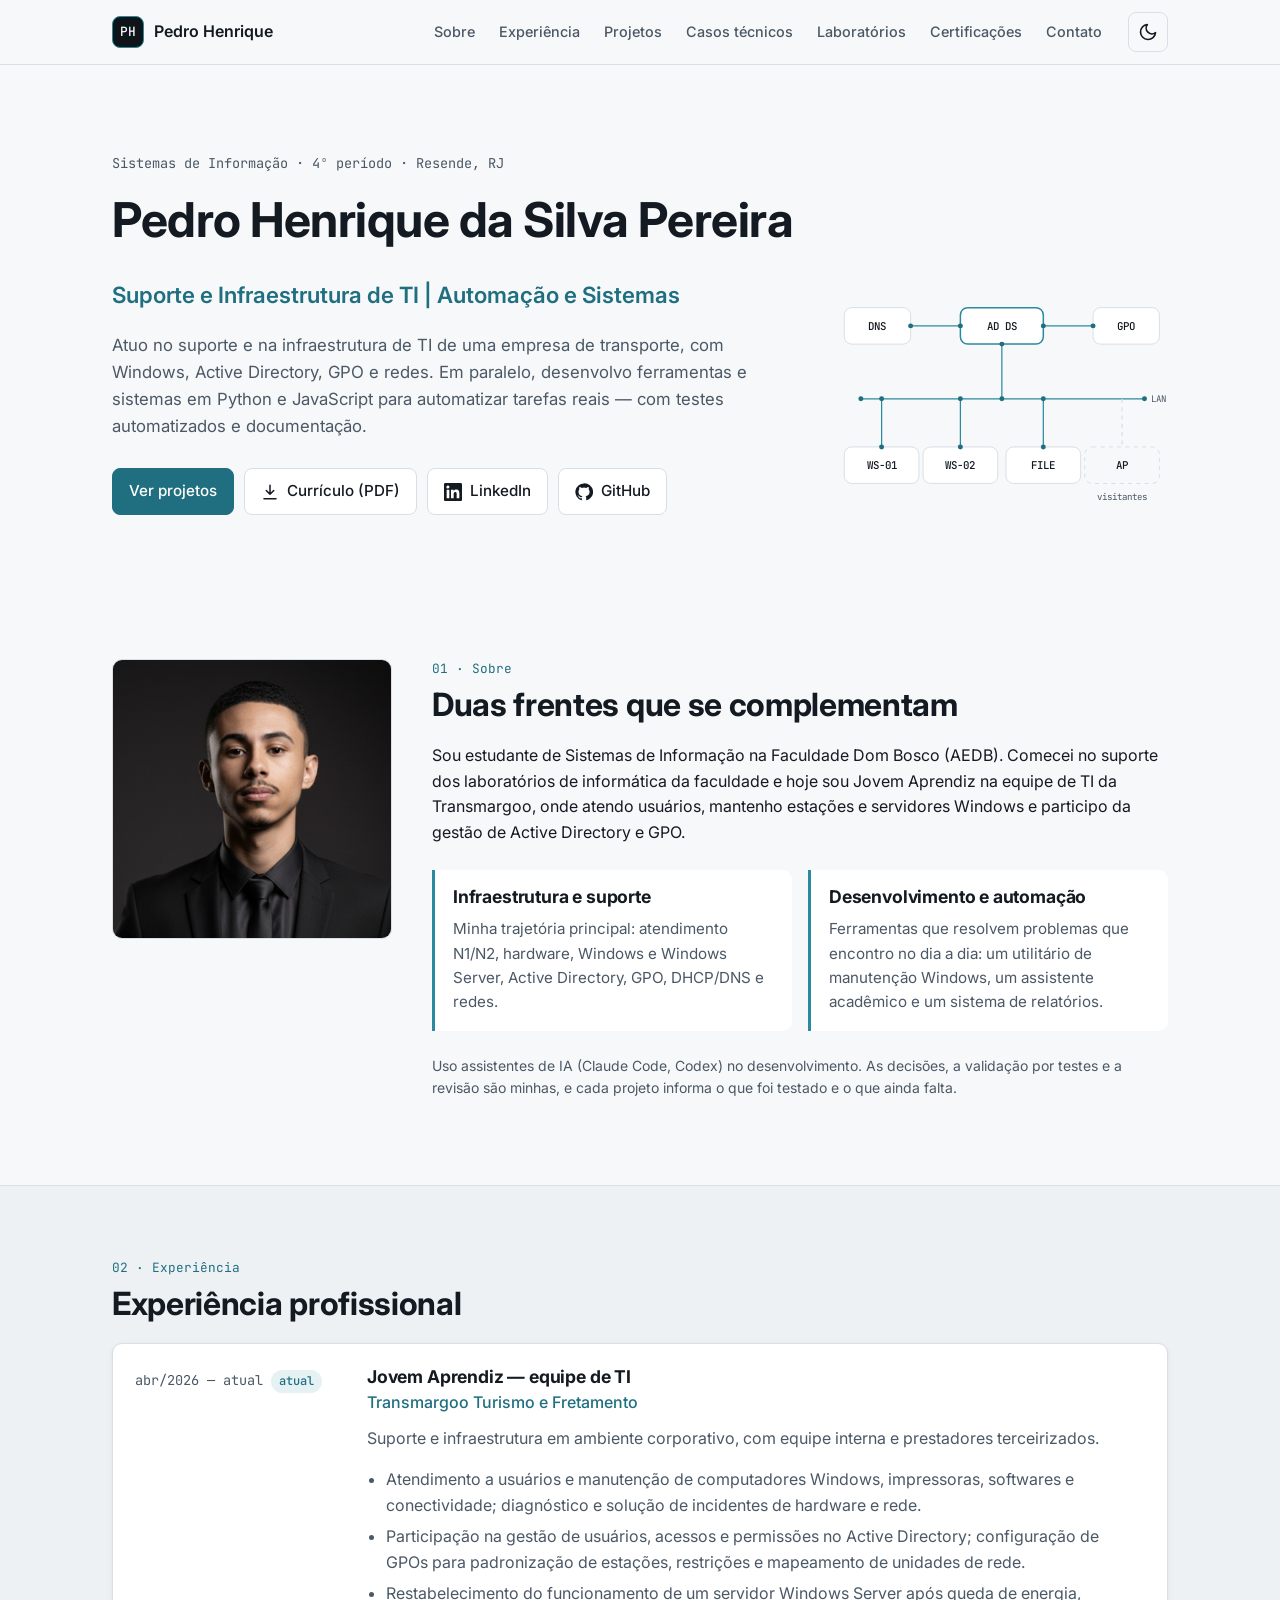
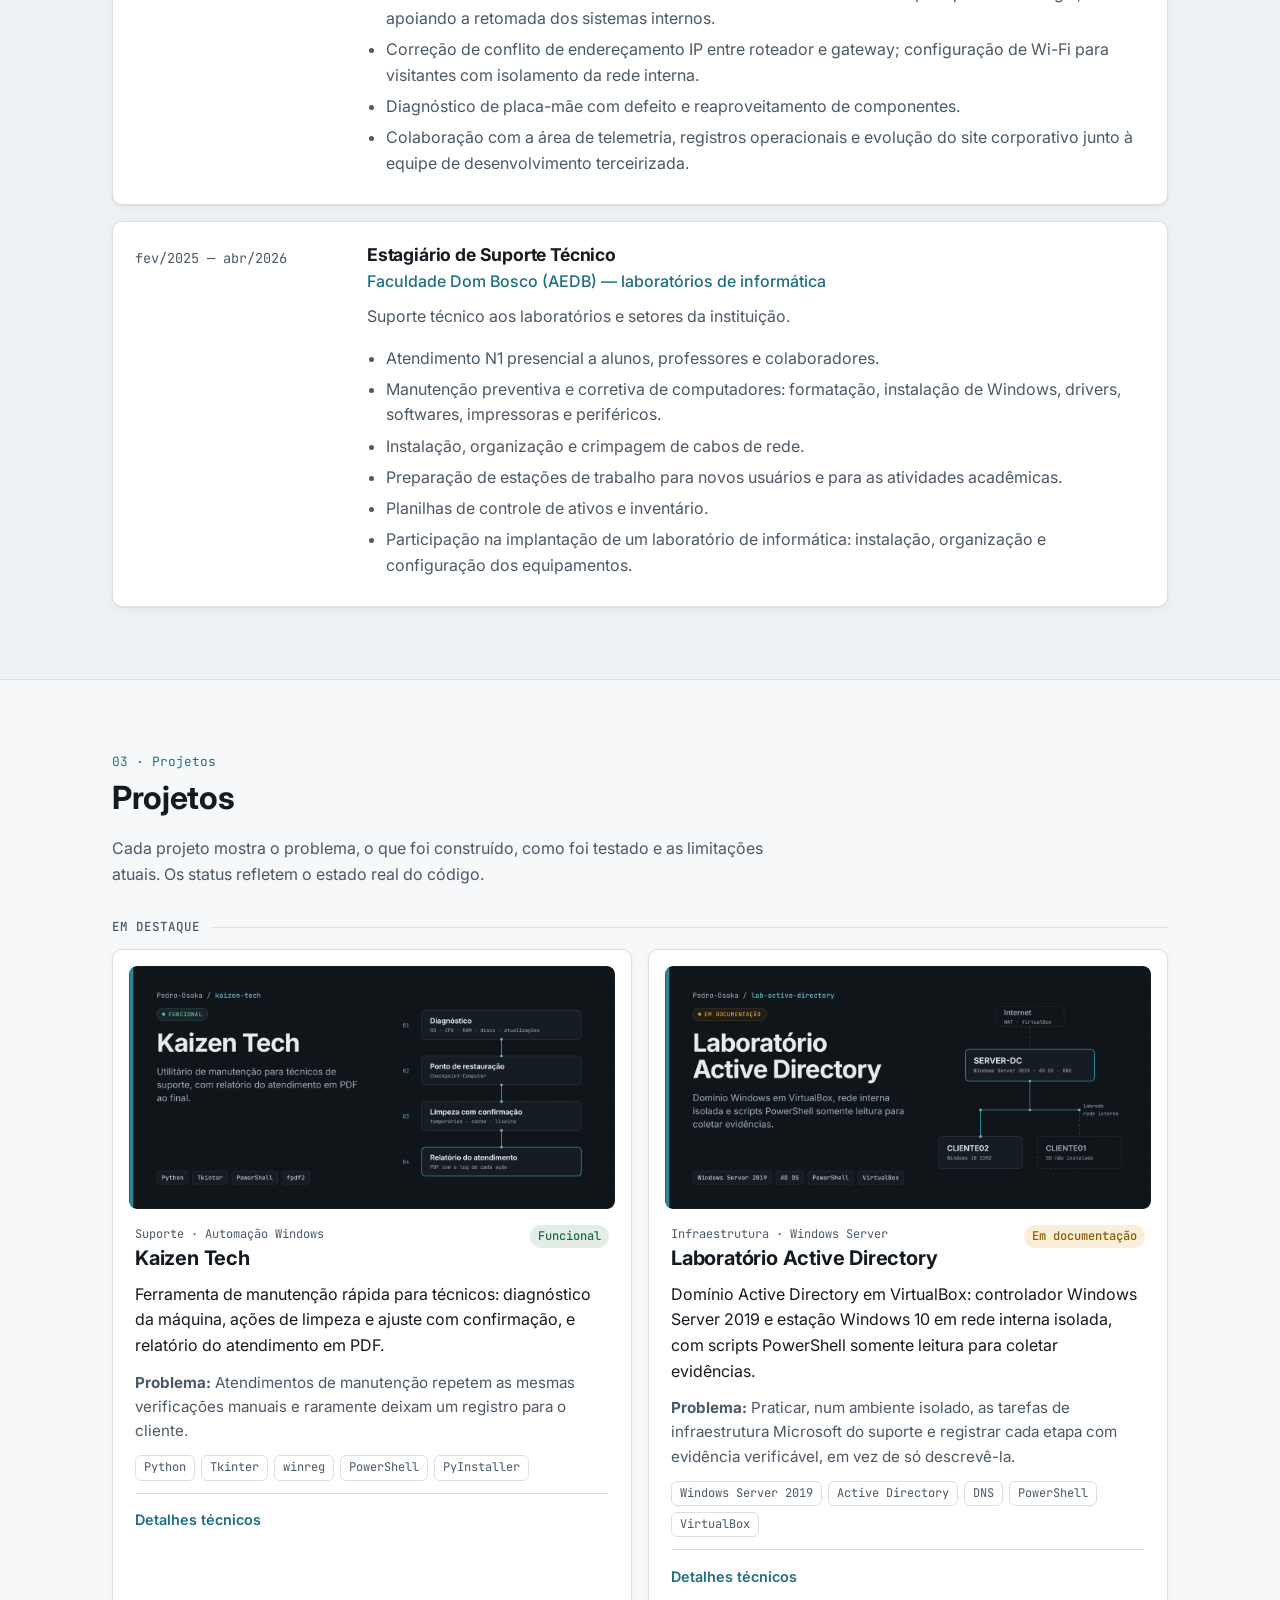
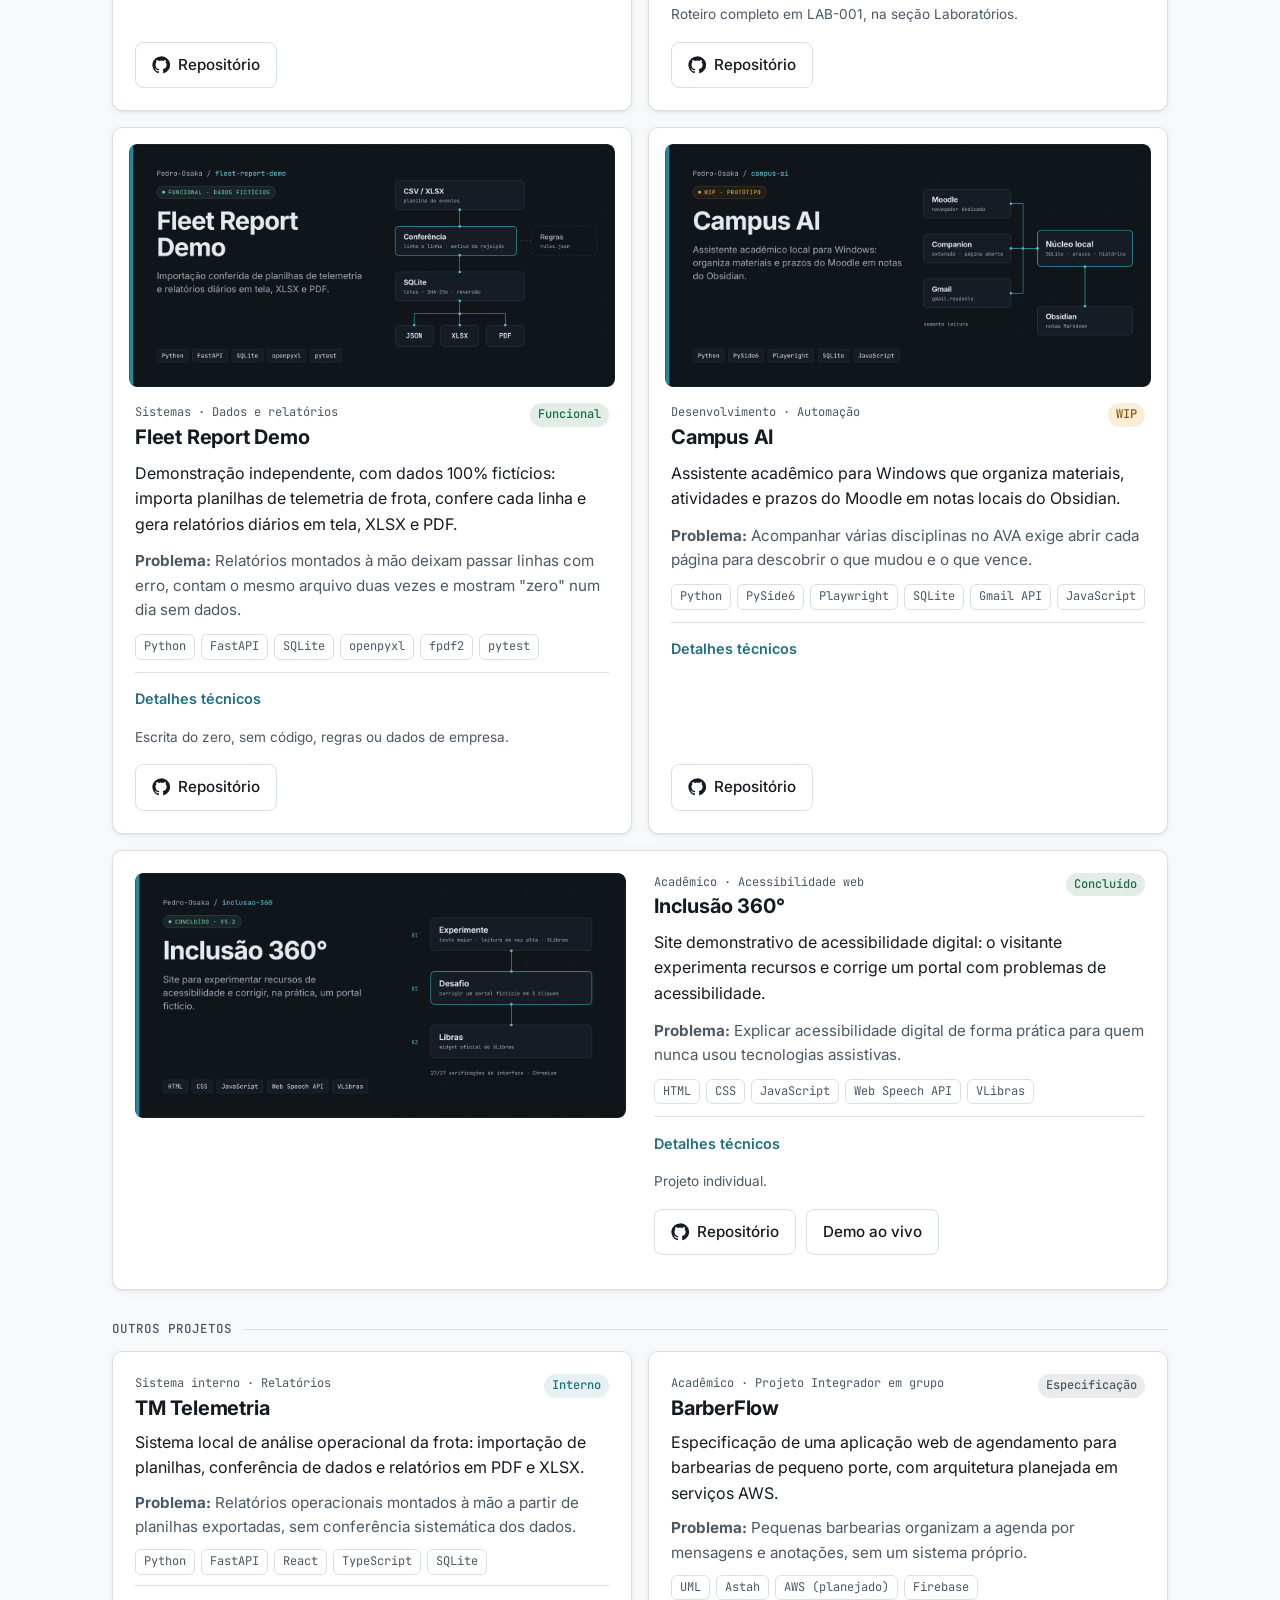
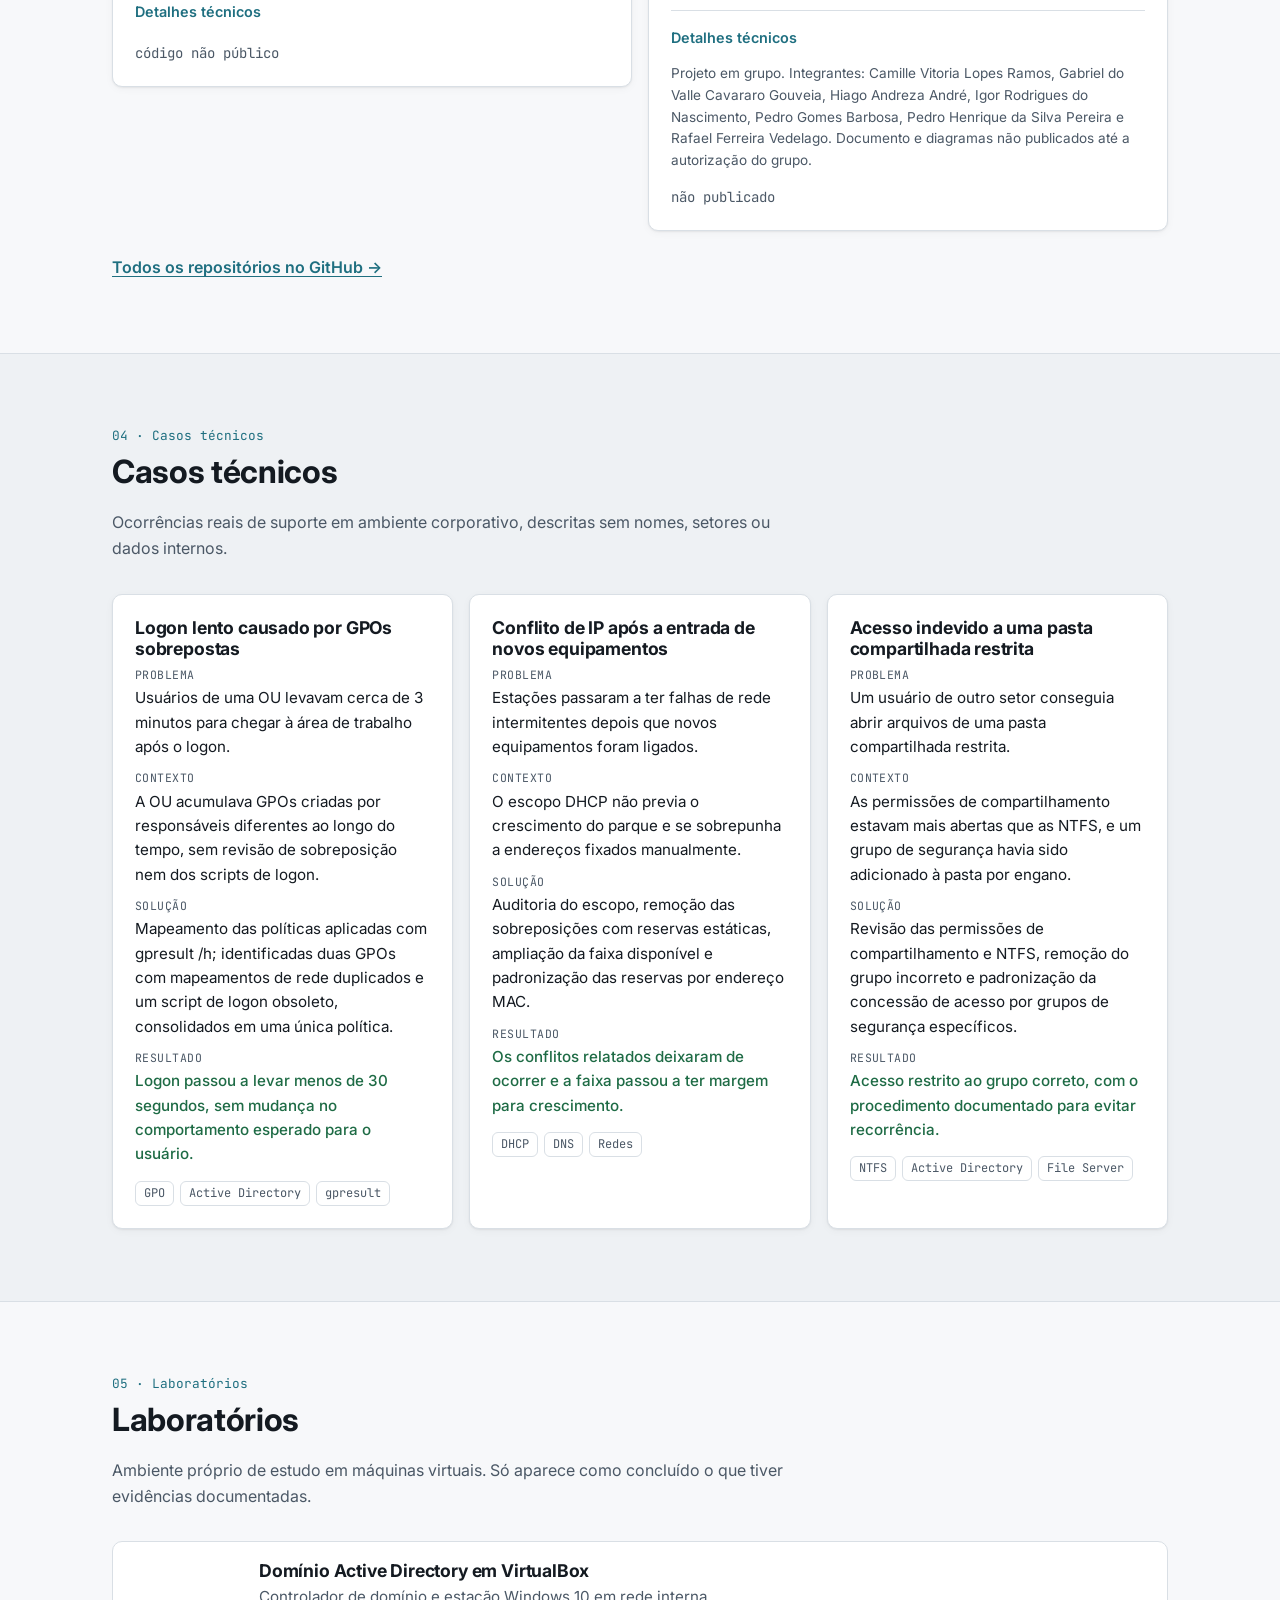
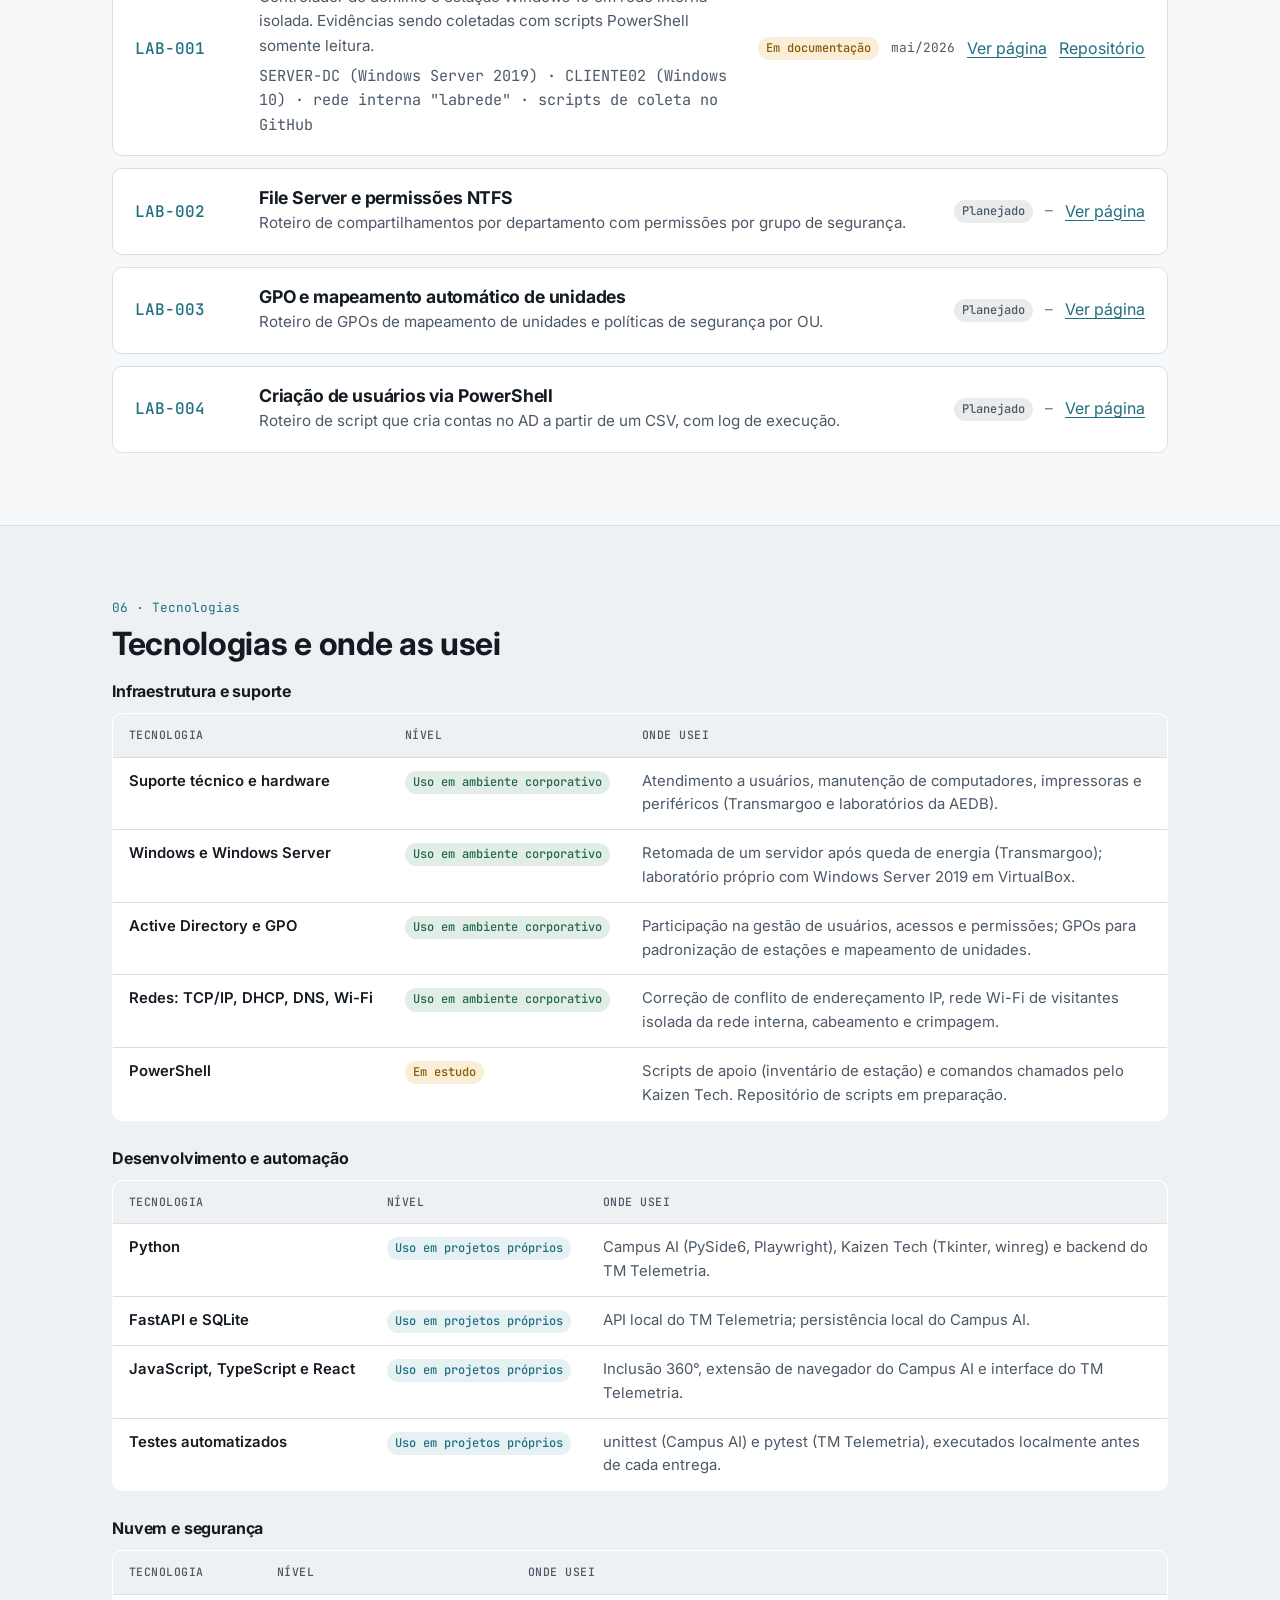
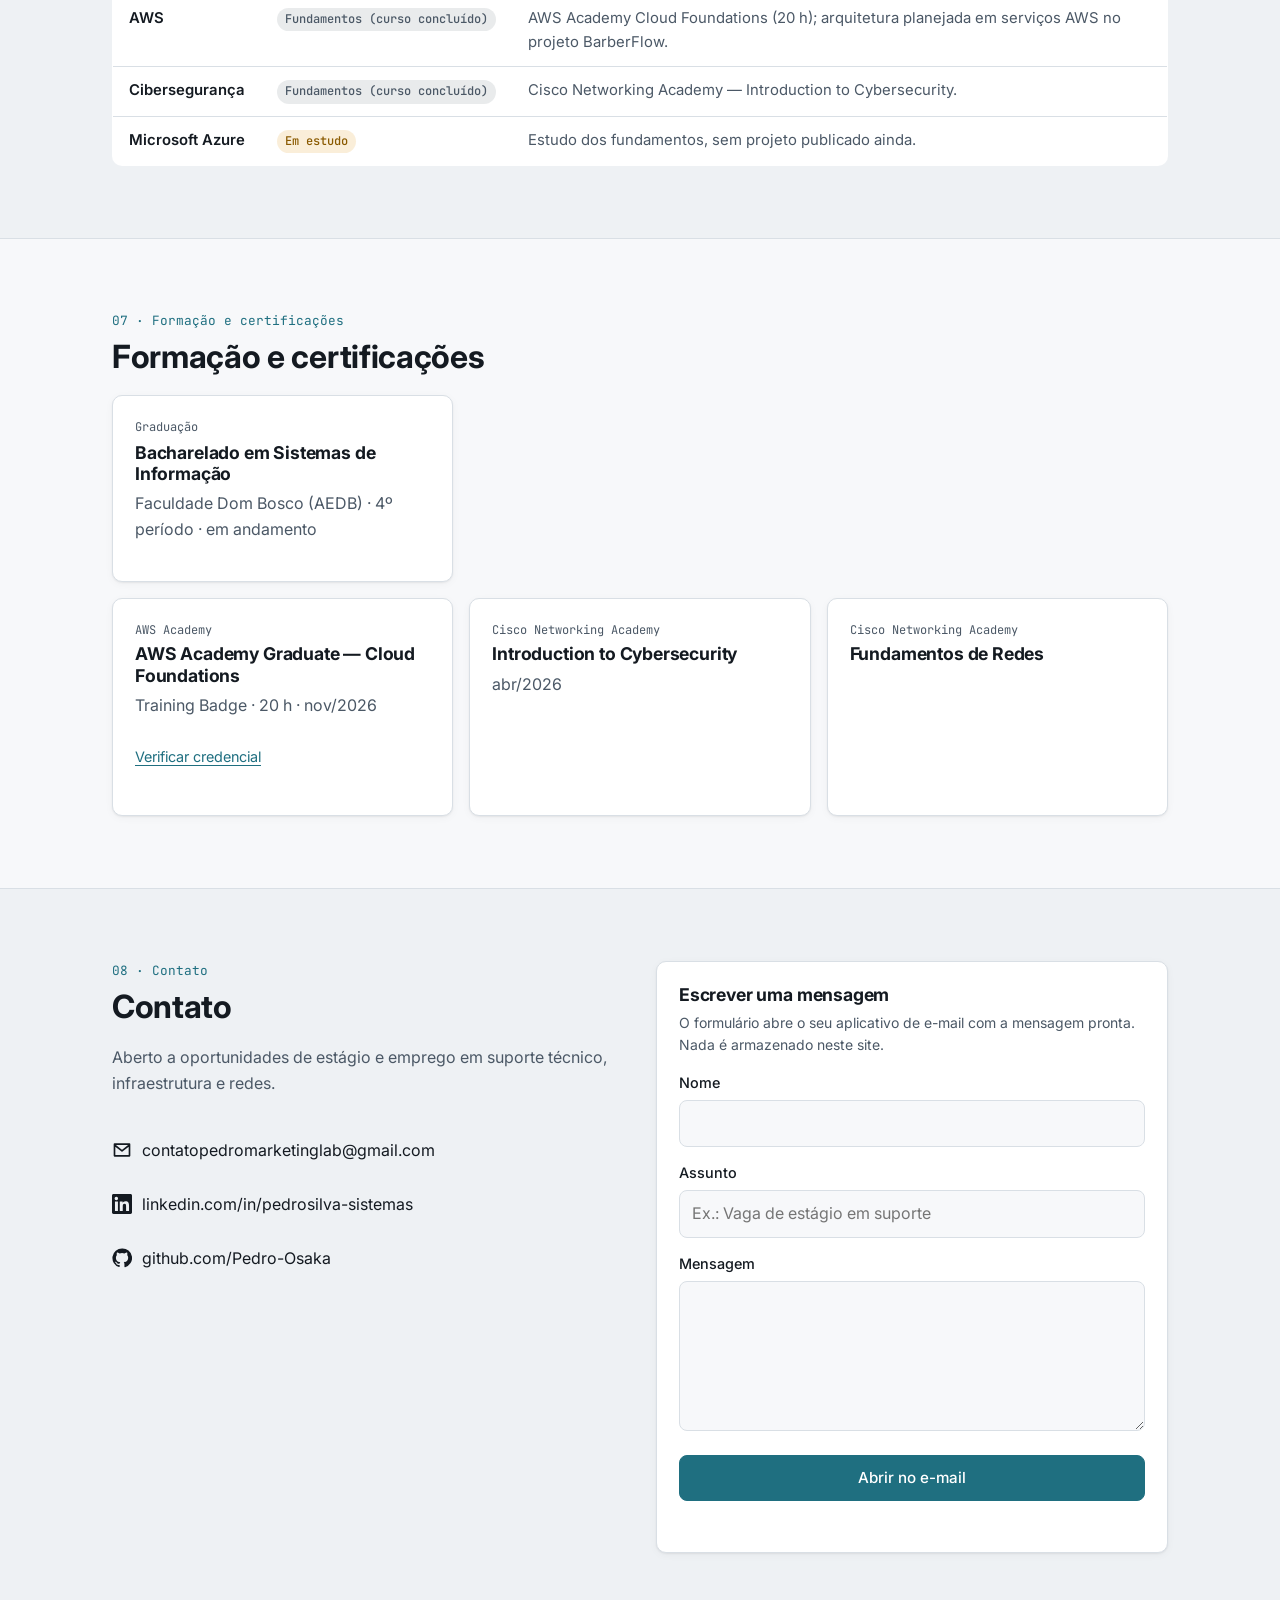
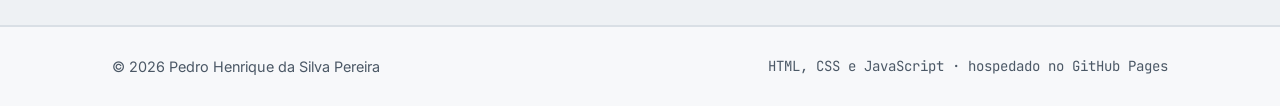
<file: index.html>
<!DOCTYPE html>
<html lang="pt-BR">
<head>
  <meta charset="UTF-8">
  <meta name="viewport" content="width=device-width, initial-scale=1.0">
  <title>Pedro Henrique da Silva Pereira | Suporte e Infraestrutura de TI</title>
  <meta name="description" content="Portfólio de Pedro Henrique da Silva Pereira: suporte e infraestrutura de TI (Windows, Active Directory, GPO, redes) e projetos de automação e sistemas em Python e JavaScript.">
  <meta name="author" content="Pedro Henrique da Silva Pereira">
  <link rel="canonical" href="https://pedro-osaka.github.io/portfolio/">

  <meta property="og:type" content="profile">
  <meta property="og:site_name" content="Pedro Henrique da Silva Pereira">
  <meta property="og:title" content="Pedro Henrique da Silva Pereira | Suporte e Infraestrutura de TI">
  <meta property="og:description" content="Suporte e Infraestrutura de TI | Automação e Sistemas. Experiência, projetos, casos técnicos e certificações.">
  <meta property="og:url" content="https://pedro-osaka.github.io/portfolio/">
  <meta property="og:image" content="https://pedro-osaka.github.io/portfolio/assets/images/og-cover.png">
  <meta property="og:image:width" content="1200">
  <meta property="og:image:height" content="630">
  <meta property="og:image:alt" content="Pedro Henrique da Silva Pereira — Suporte e Infraestrutura de TI | Automação e Sistemas">
  <meta property="og:locale" content="pt_BR">
  <meta name="twitter:card" content="summary_large_image">
  <meta name="twitter:title" content="Pedro Henrique da Silva Pereira | Suporte e Infraestrutura de TI">
  <meta name="twitter:description" content="Suporte e Infraestrutura de TI | Automação e Sistemas.">
  <meta name="twitter:image" content="https://pedro-osaka.github.io/portfolio/assets/images/og-cover.png">

  <link rel="icon" type="image/svg+xml" href="assets/images/favicon.svg">
  <meta name="theme-color" content="#0F1419">

  <script type="application/ld+json">
  {
    "@context": "https://schema.org",
    "@type": "Person",
    "name": "Pedro Henrique da Silva Pereira",
    "jobTitle": "Jovem Aprendiz de TI",
    "description": "Estudante de Sistemas de Informação com experiência em suporte técnico, Windows Server, Active Directory, GPO e redes, e projetos de automação em Python e JavaScript.",
    "url": "https://pedro-osaka.github.io/portfolio/",
    "email": "mailto:contatopedromarketinglab@gmail.com",
    "alumniOf": { "@type": "CollegeOrUniversity", "name": "Faculdade Dom Bosco (AEDB)" },
    "knowsAbout": ["Suporte técnico", "Windows Server", "Active Directory", "Group Policy", "Redes TCP/IP", "Python", "JavaScript", "AWS"],
    "sameAs": [
      "https://www.linkedin.com/in/pedrosilva-sistemas/",
      "https://github.com/Pedro-Osaka"
    ]
  }
  </script>

  <!-- Aplica o tema antes da pintura para evitar flash -->
  <script>
    (function () {
      try { var t = localStorage.getItem("portfolio-theme"); if (t === "light" || t === "dark") document.documentElement.setAttribute("data-theme", t); } catch (e) {}
    })();
  </script>

  <link rel="preconnect" href="https://fonts.googleapis.com">
  <link rel="preconnect" href="https://fonts.gstatic.com" crossorigin>
  <link href="https://fonts.googleapis.com/css2?family=Inter:wght@400;500;600;700&family=JetBrains+Mono:wght@400;500&display=swap" rel="stylesheet">
  <link rel="stylesheet" href="css/style.css">
</head>
<body>
  <a href="#main-content" class="skip-link">Pular para o conteúdo</a>

  <svg width="0" height="0" style="position:absolute" aria-hidden="true">
    <symbol id="i-github" viewBox="0 0 24 24"><path fill="currentColor" d="M12 .5a11.5 11.5 0 0 0-3.64 22.41c.58.1.79-.25.79-.56v-2c-3.2.7-3.88-1.37-3.88-1.37-.53-1.33-1.29-1.69-1.29-1.69-1.05-.72.08-.7.08-.7 1.16.08 1.77 1.19 1.77 1.19 1.03 1.77 2.71 1.26 3.37.96.1-.75.4-1.26.73-1.55-2.55-.29-5.24-1.28-5.24-5.69 0-1.26.45-2.29 1.19-3.1-.12-.29-.52-1.46.11-3.05 0 0 .97-.31 3.17 1.18a11 11 0 0 1 5.77 0c2.2-1.49 3.17-1.18 3.17-1.18.63 1.59.23 2.76.11 3.05.74.81 1.19 1.84 1.19 3.1 0 4.42-2.7 5.39-5.26 5.68.41.36.78 1.06.78 2.14v3.17c0 .31.21.67.8.56A11.5 11.5 0 0 0 12 .5Z"/></symbol>
    <symbol id="i-linkedin" viewBox="0 0 24 24"><path fill="currentColor" d="M20.45 20.45h-3.56v-5.57c0-1.33-.02-3.04-1.85-3.04-1.86 0-2.14 1.45-2.14 2.94v5.67H9.35V9h3.41v1.56h.05c.48-.9 1.64-1.85 3.37-1.85 3.6 0 4.27 2.37 4.27 5.46v6.28ZM5.34 7.43a2.07 2.07 0 1 1 0-4.13 2.07 2.07 0 0 1 0 4.13ZM7.12 20.45H3.56V9h3.56v11.45ZM22.22 0H1.77C.79 0 0 .77 0 1.73v20.54C0 23.23.79 24 1.77 24h20.45c.98 0 1.78-.77 1.78-1.73V1.73C24 .77 23.2 0 22.22 0Z"/></symbol>
    <symbol id="i-mail" viewBox="0 0 24 24"><path fill="none" stroke="currentColor" stroke-width="2" stroke-linecap="round" stroke-linejoin="round" d="M3 5h18v14H3zM3 6l9 7 9-7"/></symbol>
    <symbol id="i-download" viewBox="0 0 24 24"><path fill="none" stroke="currentColor" stroke-width="2" stroke-linecap="round" stroke-linejoin="round" d="M12 3v12m0 0 5-5m-5 5-5-5M4 21h16"/></symbol>
    <symbol id="i-theme" viewBox="0 0 24 24"><path fill="none" stroke="currentColor" stroke-width="2" stroke-linecap="round" stroke-linejoin="round" d="M21 12.8A9 9 0 1 1 11.2 3a7 7 0 0 0 9.8 9.8Z"/></symbol>
    <symbol id="i-menu" viewBox="0 0 24 24"><path fill="none" stroke="currentColor" stroke-width="2" stroke-linecap="round" d="M4 7h16M4 12h16M4 17h16"/></symbol>
  </svg>

  <header class="site-header">
    <div class="container header-inner">
      <a href="#inicio" class="brand"><span class="brand-mark" aria-hidden="true">PH</span><span>Pedro Henrique</span></a>
      <nav class="site-nav" id="site-nav" aria-label="Navegação principal">
        <ul>
          <li><a href="#sobre">Sobre</a></li>
          <li><a href="#experiencia">Experiência</a></li>
          <li><a href="#projetos">Projetos</a></li>
          <li><a href="#casos">Casos técnicos</a></li>
          <li><a href="#laboratorios">Laboratórios</a></li>
          <li><a href="#certificacoes">Certificações</a></li>
          <li><a href="#contato">Contato</a></li>
        </ul>
      </nav>
      <div class="header-actions">
        <button class="icon-btn" type="button" data-theme-toggle aria-label="Alternar tema claro ou escuro"><svg width="20" height="20"><use href="#i-theme"/></svg></button>
        <button class="icon-btn nav-toggle" type="button" aria-controls="site-nav" aria-expanded="false" aria-label="Abrir menu"><svg width="20" height="20"><use href="#i-menu"/></svg></button>
      </div>
    </div>
  </header>

  <main id="main-content">

    <section id="inicio" class="hero">
      <div class="container hero-inner">
        <p class="mono kicker">Sistemas de Informação · 4º período · Resende, RJ</p>
        <h1>Pedro Henrique da Silva Pereira</h1>
        <p class="hero-headline">Suporte e Infraestrutura de TI <span aria-hidden="true">|</span> Automação e Sistemas</p>
        <p class="hero-lead">
          Atuo no suporte e na infraestrutura de TI de uma empresa de transporte, com Windows, Active Directory,
          GPO e redes. Em paralelo, desenvolvo ferramentas e sistemas em Python e JavaScript para automatizar
          tarefas reais — com testes automatizados e documentação.
        </p>
        <div class="actions">
          <a class="btn btn-primary" href="#projetos">Ver projetos</a>
          <a class="btn" href="assets/curriculo-pedro-henrique.pdf" download><svg width="18" height="18" aria-hidden="true"><use href="#i-download"/></svg>Currículo (PDF)</a>
          <a class="btn" href="https://www.linkedin.com/in/pedrosilva-sistemas/" target="_blank" rel="noopener"><svg width="18" height="18" aria-hidden="true"><use href="#i-linkedin"/></svg>LinkedIn</a>
          <a class="btn" href="https://github.com/Pedro-Osaka" target="_blank" rel="noopener"><svg width="18" height="18" aria-hidden="true"><use href="#i-github"/></svg>GitHub</a>
        </div>
        <svg class="hero-topology" viewBox="0 0 410 250" aria-hidden="true" focusable="false">
          <line class="ht-e" x1="90" y1="30" x2="150" y2="30"/>
          <line class="ht-e" x1="250" y1="30" x2="310" y2="30"/>
          <line class="ht-e" x1="200" y1="52" x2="200" y2="118"/>
          <line class="ht-e" x1="30" y1="118" x2="372" y2="118"/>
          <line class="ht-e" x1="55" y1="118" x2="55" y2="176"/>
          <line class="ht-e" x1="150" y1="118" x2="150" y2="176"/>
          <line class="ht-e" x1="250" y1="118" x2="250" y2="176"/>
          <line class="ht-e ht-d" x1="345" y1="118" x2="345" y2="176"/>
          <rect class="ht-n" x="10" y="8" width="80" height="44" rx="9"/><text x="50" y="35">DNS</text>
          <rect class="ht-n ht-p" x="150" y="8" width="100" height="44" rx="9"/><text x="200" y="35">AD DS</text>
          <rect class="ht-n" x="310" y="8" width="80" height="44" rx="9"/><text x="350" y="35">GPO</text>
          <rect class="ht-n" x="10" y="176" width="90" height="44" rx="9"/><text x="55" y="203">WS-01</text>
          <rect class="ht-n" x="105" y="176" width="90" height="44" rx="9"/><text x="150" y="203">WS-02</text>
          <rect class="ht-n" x="205" y="176" width="90" height="44" rx="9"/><text x="250" y="203">FILE</text>
          <rect class="ht-n ht-d" x="300" y="176" width="90" height="44" rx="9"/><text x="345" y="203">AP</text>
          <circle class="ht-dot" cx="90" cy="30" r="3"/>
          <circle class="ht-dot" cx="150" cy="30" r="3"/>
          <circle class="ht-dot" cx="250" cy="30" r="3"/>
          <circle class="ht-dot" cx="310" cy="30" r="3"/>
          <circle class="ht-dot" cx="200" cy="52" r="3"/>
          <circle class="ht-dot" cx="200" cy="118" r="3"/>
          <circle class="ht-dot" cx="30" cy="118" r="3"/>
          <circle class="ht-dot" cx="372" cy="118" r="3"/>
          <circle class="ht-dot" cx="55" cy="118" r="3"/>
          <circle class="ht-dot" cx="55" cy="176" r="3"/>
          <circle class="ht-dot" cx="150" cy="118" r="3"/>
          <circle class="ht-dot" cx="150" cy="176" r="3"/>
          <circle class="ht-dot" cx="250" cy="118" r="3"/>
          <circle class="ht-dot" cx="250" cy="176" r="3"/>
          <text class="ht-l ht-s" x="380" y="122">LAN</text><text class="ht-l" x="345" y="240">visitantes</text>
        </svg>
      </div>
    </section>

    <section id="sobre" class="section">
      <div class="container about">
        <img class="about-photo" src="assets/images/pedro-henrique.jpg" alt="Foto de Pedro Henrique da Silva Pereira" width="800" height="800" loading="lazy">
        <div>
          <p class="mono eyebrow">01 · Sobre</p>
          <h2>Duas frentes que se complementam</h2>
          <p>
            Sou estudante de Sistemas de Informação na Faculdade Dom Bosco (AEDB). Comecei no suporte dos
            laboratórios de informática da faculdade e hoje sou Jovem Aprendiz na equipe de TI da Transmargoo,
            onde atendo usuários, mantenho estações e servidores Windows e participo da gestão de Active Directory e GPO.
          </p>
          <div class="about-grid">
            <div class="about-col">
              <h3>Infraestrutura e suporte</h3>
              <p>Minha trajetória principal: atendimento N1/N2, hardware, Windows e Windows Server, Active Directory, GPO, DHCP/DNS e redes.</p>
            </div>
            <div class="about-col">
              <h3>Desenvolvimento e automação</h3>
              <p>Ferramentas que resolvem problemas que encontro no dia a dia: um utilitário de manutenção Windows, um assistente acadêmico e um sistema de relatórios.</p>
            </div>
          </div>
          <p class="muted small">
            Uso assistentes de IA (Claude Code, Codex) no desenvolvimento. As decisões, a validação por testes e a revisão são minhas,
            e cada projeto informa o que foi testado e o que ainda falta.
          </p>
        </div>
      </div>
    </section>

    <section id="experiencia" class="section section-alt">
      <div class="container">
        <p class="mono eyebrow">02 · Experiência</p>
        <h2>Experiência profissional</h2>
        <div class="timeline" id="experience-container"></div>
      </div>
    </section>

    <section id="projetos" class="section">
      <div class="container">
        <p class="mono eyebrow">03 · Projetos</p>
        <h2>Projetos</h2>
        <p class="section-lead">Cada projeto mostra o problema, o que foi construído, como foi testado e as limitações atuais. Os status refletem o estado real do código.</p>
        <h3 class="group-title">Em destaque</h3>
        <div class="project-grid" id="projects-container"></div>
        <h3 class="group-title">Outros projetos</h3>
        <div class="project-grid project-grid--compact" id="projects-others"></div>
        <p class="section-more"><a href="https://github.com/Pedro-Osaka?tab=repositories" target="_blank" rel="noopener">Todos os repositórios no GitHub <span aria-hidden="true">→</span></a></p>
      </div>
    </section>

    <section id="casos" class="section section-alt">
      <div class="container">
        <p class="mono eyebrow">04 · Casos técnicos</p>
        <h2>Casos técnicos</h2>
        <p class="section-lead">Ocorrências reais de suporte em ambiente corporativo, descritas sem nomes, setores ou dados internos.</p>
        <div class="card-grid" id="casos-container"></div>
      </div>
    </section>

    <section id="laboratorios" class="section">
      <div class="container">
        <p class="mono eyebrow">05 · Laboratórios</p>
        <h2>Laboratórios</h2>
        <p class="section-lead">Ambiente próprio de estudo em máquinas virtuais. Só aparece como concluído o que tiver evidências documentadas.</p>
        <div class="lab-list" id="labs-container"></div>
      </div>
    </section>

    <section id="tecnologias" class="section section-alt">
      <div class="container">
        <p class="mono eyebrow">06 · Tecnologias</p>
        <h2>Tecnologias e onde as usei</h2>
        <div class="tech-groups" id="tech-container"></div>
      </div>
    </section>

    <section id="certificacoes" class="section">
      <div class="container">
        <p class="mono eyebrow">07 · Formação e certificações</p>
        <h2>Formação e certificações</h2>
        <div class="card-grid">
          <article class="card">
            <p class="mono card-kicker">Graduação</p>
            <h3>Bacharelado em Sistemas de Informação</h3>
            <p class="muted">Faculdade Dom Bosco (AEDB) · 4º período · em andamento</p>
          </article>
        </div>
        <div class="card-grid cert-grid" id="cert-container"></div>
      </div>
    </section>

    <section id="contato" class="section section-alt">
      <div class="container contact">
        <div>
          <p class="mono eyebrow">08 · Contato</p>
          <h2>Contato</h2>
          <p class="section-lead">Aberto a oportunidades de estágio e emprego em suporte técnico, infraestrutura e redes.</p>
          <ul class="contact-list">
            <li><a href="mailto:contatopedromarketinglab@gmail.com"><svg width="20" height="20" aria-hidden="true"><use href="#i-mail"/></svg>contatopedromarketinglab@gmail.com</a></li>
            <li><a href="https://www.linkedin.com/in/pedrosilva-sistemas/" target="_blank" rel="noopener"><svg width="20" height="20" aria-hidden="true"><use href="#i-linkedin"/></svg>linkedin.com/in/pedrosilva-sistemas</a></li>
            <li><a href="https://github.com/Pedro-Osaka" target="_blank" rel="noopener"><svg width="20" height="20" aria-hidden="true"><use href="#i-github"/></svg>github.com/Pedro-Osaka</a></li>
          </ul>
        </div>
        <form class="card contact-form" id="contact-form" novalidate>
          <h3>Escrever uma mensagem</h3>
          <p class="muted small">O formulário abre o seu aplicativo de e-mail com a mensagem pronta. Nada é armazenado neste site.</p>
          <label for="contact-name">Nome</label>
          <input type="text" id="contact-name" name="name" autocomplete="name" required>
          <label for="contact-subject">Assunto</label>
          <input type="text" id="contact-subject" name="subject" placeholder="Ex.: Vaga de estágio em suporte">
          <label for="contact-message">Mensagem</label>
          <textarea id="contact-message" name="message" rows="5" required></textarea>
          <button type="submit" class="btn btn-primary">Abrir no e-mail</button>
          <p class="form-feedback small" id="form-feedback" role="status" aria-live="polite"></p>
        </form>
      </div>
    </section>
  </main>

  <footer class="site-footer">
    <div class="container footer-inner">
      <span>© <span class="current-year">2026</span> Pedro Henrique da Silva Pereira</span>
      <span class="mono small">HTML, CSS e JavaScript · hospedado no GitHub Pages</span>
    </div>
  </footer>

  <script src="js/data.js"></script>
  <script src="js/script.js"></script>
</body>
</html>
</file>
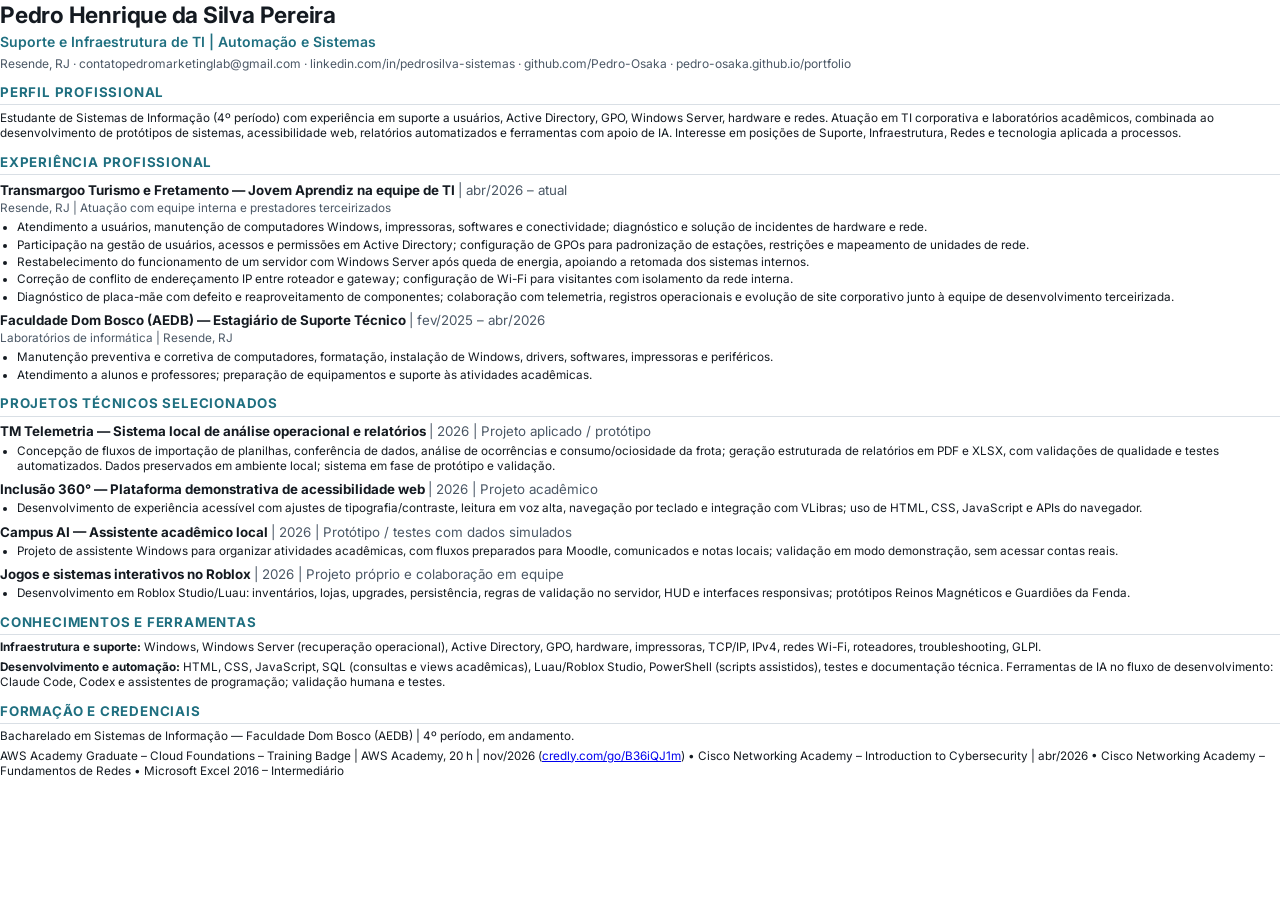
<file: _source/curriculo.html>
<!DOCTYPE html>
<!-- Fonte do currículo público (assets/curriculo-pedro-henrique.pdf).
     Baseado em Curriculo_Pedro_Henrique_TI_Completo_2026.pdf, SEM telefone pessoal.
     Pasta _source/ é ignorada pelo Jekyll do GitHub Pages.
     Regerar: msedge --headless=new --print-to-pdf=... --no-pdf-header-footer _source/curriculo.html -->
<html lang="pt-BR"><head><meta charset="utf-8">
<title>Currículo — Pedro Henrique da Silva Pereira</title>
<link href="https://fonts.googleapis.com/css2?family=Inter:wght@400;600;700&display=swap" rel="stylesheet">
<style>
  @page { size: A4; margin: 10mm 12mm; }
  body { font-family: Inter, "Segoe UI", sans-serif; color: #141A21; font-size: 8.8pt; line-height: 1.32; margin: 0; }
  h1 { font-size: 17pt; margin: 0 0 2pt; letter-spacing: -.01em; }
  .head { color: #1F6F80; font-weight: 600; font-size: 10.5pt; margin-bottom: 4pt; }
  .contact { color: #4B5866; font-size: 9pt; }
  .contact a { color: #4B5866; text-decoration: none; }
  h2 { font-size: 10pt; text-transform: uppercase; letter-spacing: .06em; color: #1F6F80; border-bottom: 1px solid #D9DFE5; padding-bottom: 2pt; margin: 9pt 0 4pt; }
  h3 { font-size: 10pt; margin: 5pt 0 1pt; }
  .meta { color: #4B5866; font-weight: 400; }
  ul { margin: 2pt 0 0; padding-left: 13pt; }
  li { margin-bottom: 1.5pt; }
  p { margin: 0 0 3pt; }
</style></head><body>
<h1>Pedro Henrique da Silva Pereira</h1>
<div class="head">Suporte e Infraestrutura de TI | Automação e Sistemas</div>
<div class="contact">Resende, RJ · contatopedromarketinglab@gmail.com · <a href="https://www.linkedin.com/in/pedrosilva-sistemas/">linkedin.com/in/pedrosilva-sistemas</a> · <a href="https://github.com/Pedro-Osaka">github.com/Pedro-Osaka</a> · <a href="https://pedro-osaka.github.io/portfolio/">pedro-osaka.github.io/portfolio</a></div>

<h2>Perfil profissional</h2>
<p>Estudante de Sistemas de Informação (4º período) com experiência em suporte a usuários, Active Directory, GPO, Windows Server, hardware e redes. Atuação em TI corporativa e laboratórios acadêmicos, combinada ao desenvolvimento de protótipos de sistemas, acessibilidade web, relatórios automatizados e ferramentas com apoio de IA. Interesse em posições de Suporte, Infraestrutura, Redes e tecnologia aplicada a processos.</p>

<h2>Experiência profissional</h2>
<h3>Transmargoo Turismo e Fretamento — Jovem Aprendiz na equipe de TI <span class="meta">| abr/2026 – atual</span></h3>
<p class="meta">Resende, RJ | Atuação com equipe interna e prestadores terceirizados</p>
<ul>
  <li>Atendimento a usuários, manutenção de computadores Windows, impressoras, softwares e conectividade; diagnóstico e solução de incidentes de hardware e rede.</li>
  <li>Participação na gestão de usuários, acessos e permissões em Active Directory; configuração de GPOs para padronização de estações, restrições e mapeamento de unidades de rede.</li>
  <li>Restabelecimento do funcionamento de um servidor com Windows Server após queda de energia, apoiando a retomada dos sistemas internos.</li>
  <li>Correção de conflito de endereçamento IP entre roteador e gateway; configuração de Wi-Fi para visitantes com isolamento da rede interna.</li>
  <li>Diagnóstico de placa-mãe com defeito e reaproveitamento de componentes; colaboração com telemetria, registros operacionais e evolução de site corporativo junto à equipe de desenvolvimento terceirizada.</li>
</ul>
<h3>Faculdade Dom Bosco (AEDB) — Estagiário de Suporte Técnico <span class="meta">| fev/2025 – abr/2026</span></h3>
<p class="meta">Laboratórios de informática | Resende, RJ</p>
<ul>
  <li>Manutenção preventiva e corretiva de computadores, formatação, instalação de Windows, drivers, softwares, impressoras e periféricos.</li>
  <li>Atendimento a alunos e professores; preparação de equipamentos e suporte às atividades acadêmicas.</li>
</ul>

<h2>Projetos técnicos selecionados</h2>
<h3>TM Telemetria — Sistema local de análise operacional e relatórios <span class="meta">| 2026 | Projeto aplicado / protótipo</span></h3>
<ul><li>Concepção de fluxos de importação de planilhas, conferência de dados, análise de ocorrências e consumo/ociosidade da frota; geração estruturada de relatórios em PDF e XLSX, com validações de qualidade e testes automatizados. Dados preservados em ambiente local; sistema em fase de protótipo e validação.</li></ul>
<h3>Inclusão 360° — Plataforma demonstrativa de acessibilidade web <span class="meta">| 2026 | Projeto acadêmico</span></h3>
<ul><li>Desenvolvimento de experiência acessível com ajustes de tipografia/contraste, leitura em voz alta, navegação por teclado e integração com VLibras; uso de HTML, CSS, JavaScript e APIs do navegador.</li></ul>
<h3>Campus AI — Assistente acadêmico local <span class="meta">| 2026 | Protótipo / testes com dados simulados</span></h3>
<ul><li>Projeto de assistente Windows para organizar atividades acadêmicas, com fluxos preparados para Moodle, comunicados e notas locais; validação em modo demonstração, sem acessar contas reais.</li></ul>
<h3>Jogos e sistemas interativos no Roblox <span class="meta">| 2026 | Projeto próprio e colaboração em equipe</span></h3>
<ul><li>Desenvolvimento em Roblox Studio/Luau: inventários, lojas, upgrades, persistência, regras de validação no servidor, HUD e interfaces responsivas; protótipos Reinos Magnéticos e Guardiões da Fenda.</li></ul>

<h2>Conhecimentos e ferramentas</h2>
<p><strong>Infraestrutura e suporte:</strong> Windows, Windows Server (recuperação operacional), Active Directory, GPO, hardware, impressoras, TCP/IP, IPv4, redes Wi-Fi, roteadores, troubleshooting, GLPI.</p>
<p><strong>Desenvolvimento e automação:</strong> HTML, CSS, JavaScript, SQL (consultas e views acadêmicas), Luau/Roblox Studio, PowerShell (scripts assistidos), testes e documentação técnica. Ferramentas de IA no fluxo de desenvolvimento: Claude Code, Codex e assistentes de programação; validação humana e testes.</p>

<h2>Formação e credenciais</h2>
<p>Bacharelado em Sistemas de Informação — Faculdade Dom Bosco (AEDB) | 4º período, em andamento.</p>
<p>AWS Academy Graduate – Cloud Foundations – Training Badge | AWS Academy, 20 h | nov/2026 (<a href="https://www.credly.com/go/B36iQJ1m">credly.com/go/B36iQJ1m</a>) • Cisco Networking Academy – Introduction to Cybersecurity | abr/2026 • Cisco Networking Academy – Fundamentos de Redes • Microsoft Excel 2016 – Intermediário</p>
</body></html>
</file>
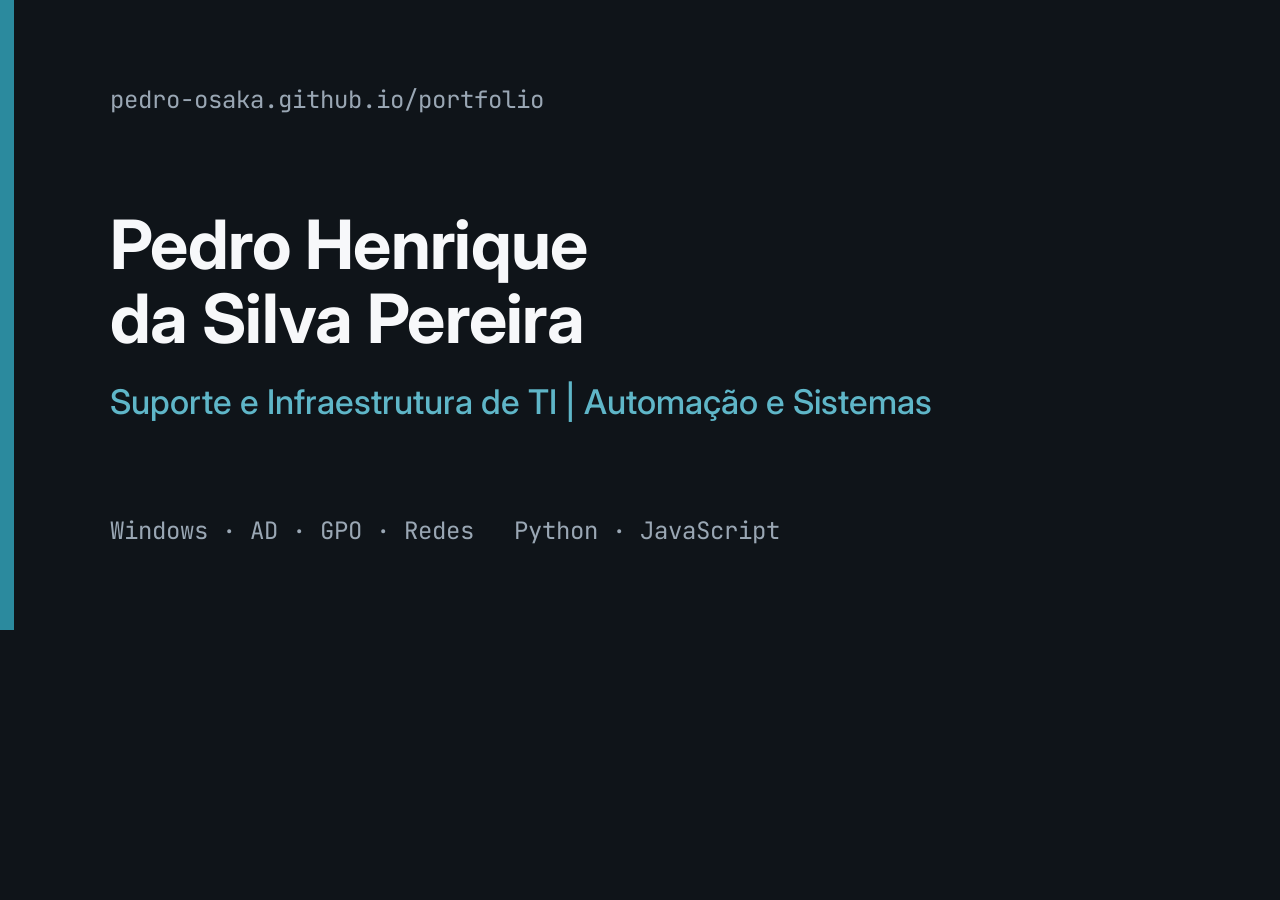
<file: _source/og-cover.html>
<!DOCTYPE html><html><head><meta charset="utf-8">
<link href="https://fonts.googleapis.com/css2?family=Inter:wght@500;700&family=JetBrains+Mono:wght@400;500&display=swap" rel="stylesheet">
<style>
  html,body{margin:0;width:1200px;height:630px;background:#0F1419;color:#F7F8FA;font-family:Inter,system-ui,sans-serif}
  .wrap{box-sizing:border-box;height:630px;padding:84px 96px;display:flex;flex-direction:column;justify-content:space-between;border-left:14px solid #2B8A9E}
  .k{font-family:"JetBrains Mono",monospace;font-size:24px;color:#9AA7B4}
  h1{font-size:68px;line-height:1.08;margin:0 0 26px;font-weight:700;letter-spacing:-.01em}
  .h{font-size:34px;color:#5FB6C8;font-weight:500}
  .f{font-family:"JetBrains Mono",monospace;font-size:24px;color:#9AA7B4;display:flex;gap:40px}
</style></head><body><div class="wrap">
  <div class="k">pedro-osaka.github.io/portfolio</div>
  <div><h1>Pedro Henrique<br>da Silva Pereira</h1><div class="h">Suporte e Infraestrutura de TI | Automação e Sistemas</div></div>
  <div class="f"><span>Windows · AD · GPO · Redes</span><span>Python · JavaScript</span></div>
</div></body></html>
</file>
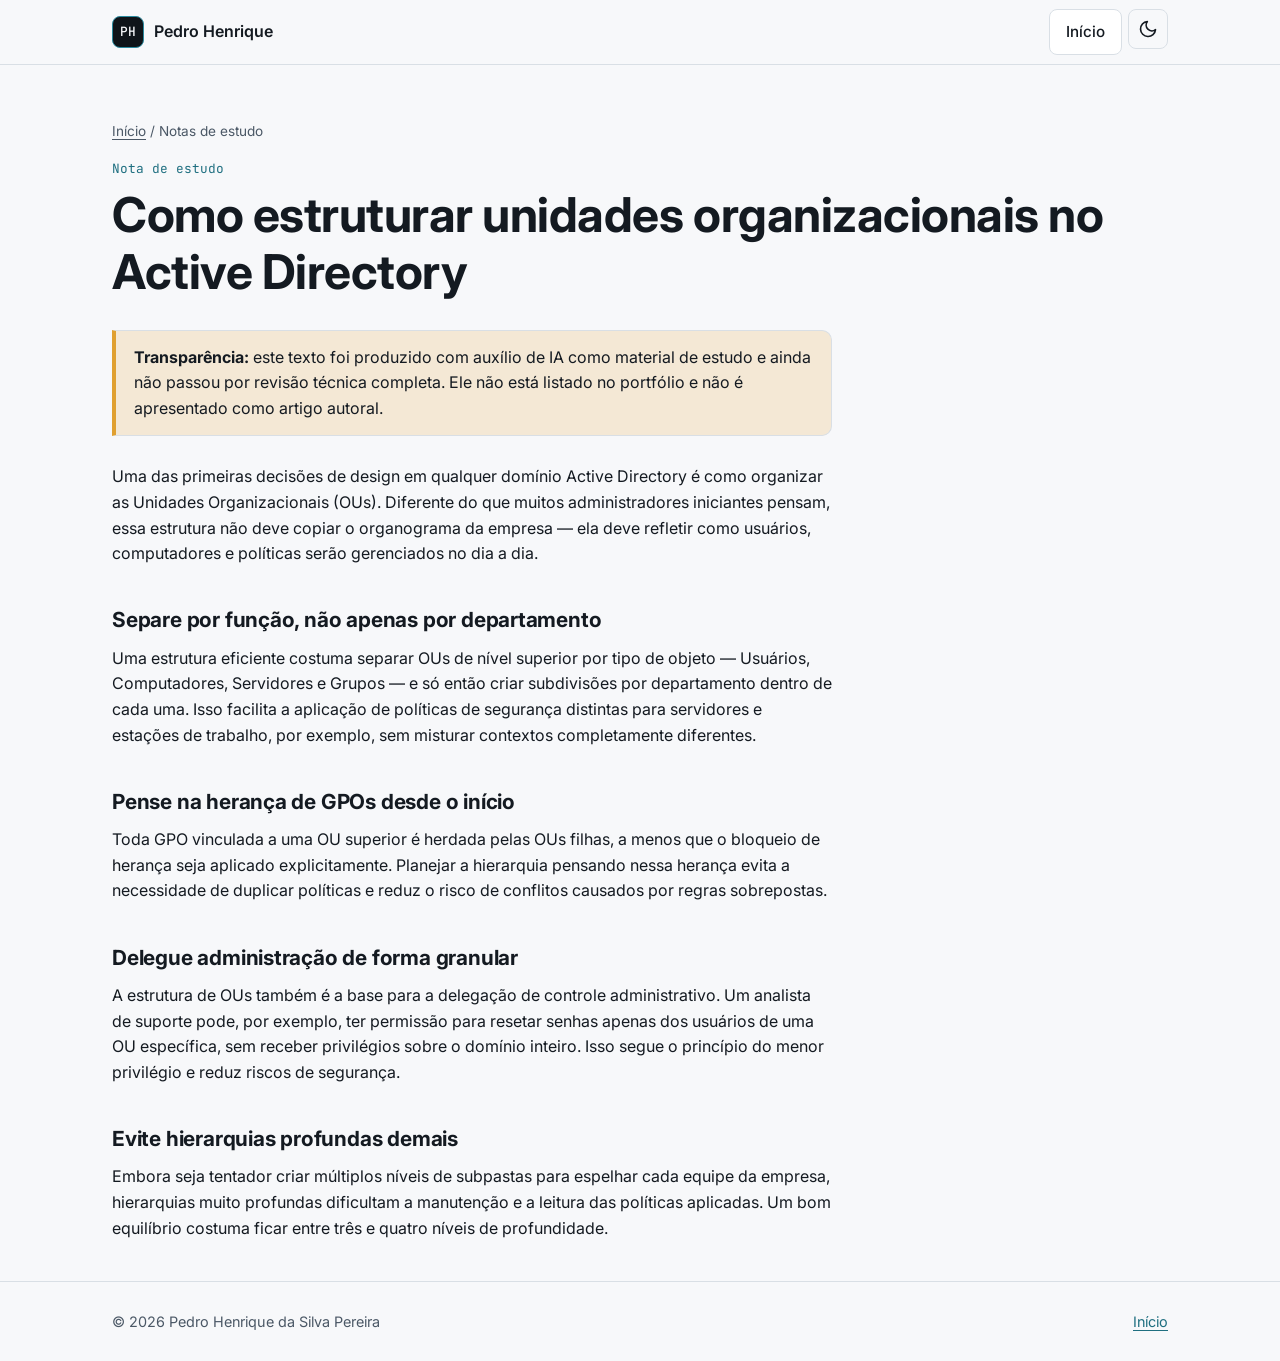
<file: blog/post-01.html>
<!DOCTYPE html>
<html lang="pt-BR">
<head>
  <meta charset="UTF-8">
  <meta name="viewport" content="width=device-width, initial-scale=1.0">
  <title>Como estruturar unidades organizacionais no Active Directory | Pedro Henrique da Silva Pereira</title>
  <meta name="description" content="Boas práticas para planejar uma hierarquia de OUs no Active Directory que facilite a delegação de permissões e a aplicação de GPOs.">
  <meta name="robots" content="noindex, follow">
  <link rel="canonical" href="https://pedro-osaka.github.io/portfolio/blog/post-01.html">
  <meta property="og:type" content="article">
  <meta property="og:title" content="Como estruturar unidades organizacionais no Active Directory">
  <meta property="og:description" content="Boas práticas para planejar uma hierarquia de OUs no Active Directory que facilite a delegação de permissões e a aplicação de GPOs.">
  <meta property="og:url" content="https://pedro-osaka.github.io/portfolio/blog/post-01.html">
  <meta property="og:image" content="https://pedro-osaka.github.io/portfolio/assets/images/og-cover.png">
  <meta name="twitter:card" content="summary_large_image">
  <link rel="icon" type="image/svg+xml" href="../assets/images/favicon.svg">
  <meta name="theme-color" content="#0F1419">
  <script>(function(){try{var t=localStorage.getItem("portfolio-theme");if(t==="light"||t==="dark")document.documentElement.setAttribute("data-theme",t);}catch(e){}})();</script>
  <link rel="preconnect" href="https://fonts.googleapis.com">
  <link rel="preconnect" href="https://fonts.gstatic.com" crossorigin>
  <link href="https://fonts.googleapis.com/css2?family=Inter:wght@400;500;600;700&family=JetBrains+Mono:wght@400;500&display=swap" rel="stylesheet">
  <link rel="stylesheet" href="../css/style.css">
</head>
<body>
  <a href="#main-content" class="skip-link">Pular para o conteúdo</a>
  <header class="site-header">
    <div class="container header-inner">
      <a href="../index.html" class="brand"><span class="brand-mark" aria-hidden="true">PH</span><span>Pedro Henrique</span></a>
      <div class="header-actions">
        <a class="btn" href="../index.html">Início</a>
        <button class="icon-btn" type="button" data-theme-toggle aria-label="Alternar tema claro ou escuro"><svg width="20" height="20" viewBox="0 0 24 24" aria-hidden="true"><path fill="none" stroke="currentColor" stroke-width="2" stroke-linecap="round" stroke-linejoin="round" d="M21 12.8A9 9 0 1 1 11.2 3a7 7 0 0 0 9.8 9.8Z"/></svg></button>
      </div>
    </div>
  </header>
  <main id="main-content">
    <div class="container">
      <div class="page-hero">
        <nav class="breadcrumb" aria-label="Trilha"><a href="../index.html">Início</a> / Notas de estudo</nav>
        <p class="mono eyebrow">Nota de estudo</p>
        <h1>Como estruturar unidades organizacionais no Active Directory</h1>
        <div class="notice"><p><strong>Transparência:</strong> este texto foi produzido com auxílio de IA como material de estudo
        e ainda não passou por revisão técnica completa. Ele não está listado no portfólio e não é apresentado como artigo autoral.</p></div>
        <article class="prose">
<p>Uma das primeiras decisões de design em qualquer domínio Active Directory é como organizar as Unidades
          Organizacionais (OUs). Diferente do que muitos administradores iniciantes pensam, essa estrutura não deve
          copiar o organograma da empresa — ela deve refletir como usuários, computadores e políticas serão
          gerenciados no dia a dia.</p>

          <h2>Separe por função, não apenas por departamento</h2>
          <p>Uma estrutura eficiente costuma separar OUs de nível superior por tipo de objeto — Usuários, Computadores,
          Servidores e Grupos — e só então criar subdivisões por departamento dentro de cada uma. Isso facilita a
          aplicação de políticas de segurança distintas para servidores e estações de trabalho, por exemplo, sem
          misturar contextos completamente diferentes.</p>

          <h2>Pense na herança de GPOs desde o início</h2>
          <p>Toda GPO vinculada a uma OU superior é herdada pelas OUs filhas, a menos que o bloqueio de herança seja
          aplicado explicitamente. Planejar a hierarquia pensando nessa herança evita a necessidade de duplicar
          políticas e reduz o risco de conflitos causados por regras sobrepostas.</p>

          <h2>Delegue administração de forma granular</h2>
          <p>A estrutura de OUs também é a base para a delegação de controle administrativo. Um analista de suporte
          pode, por exemplo, ter permissão para resetar senhas apenas dos usuários de uma OU específica, sem receber
          privilégios sobre o domínio inteiro. Isso segue o princípio do menor privilégio e reduz riscos de segurança.</p>

          <h2>Evite hierarquias profundas demais</h2>
          <p>Embora seja tentador criar múltiplos níveis de subpastas para espelhar cada equipe da empresa, hierarquias
          muito profundas dificultam a manutenção e a leitura das políticas aplicadas. Um bom equilíbrio costuma ficar
          entre três e quatro níveis de profundidade.</p>
        </article>
      </div>
    </div>
  </main>
  <footer class="site-footer">
    <div class="container footer-inner">
      <span>© <span class="current-year">2026</span> Pedro Henrique da Silva Pereira</span>
      <a href="../index.html">Início</a>
    </div>
  </footer>
  <script src="../js/script.js"></script>
</body>
</html>
</file>
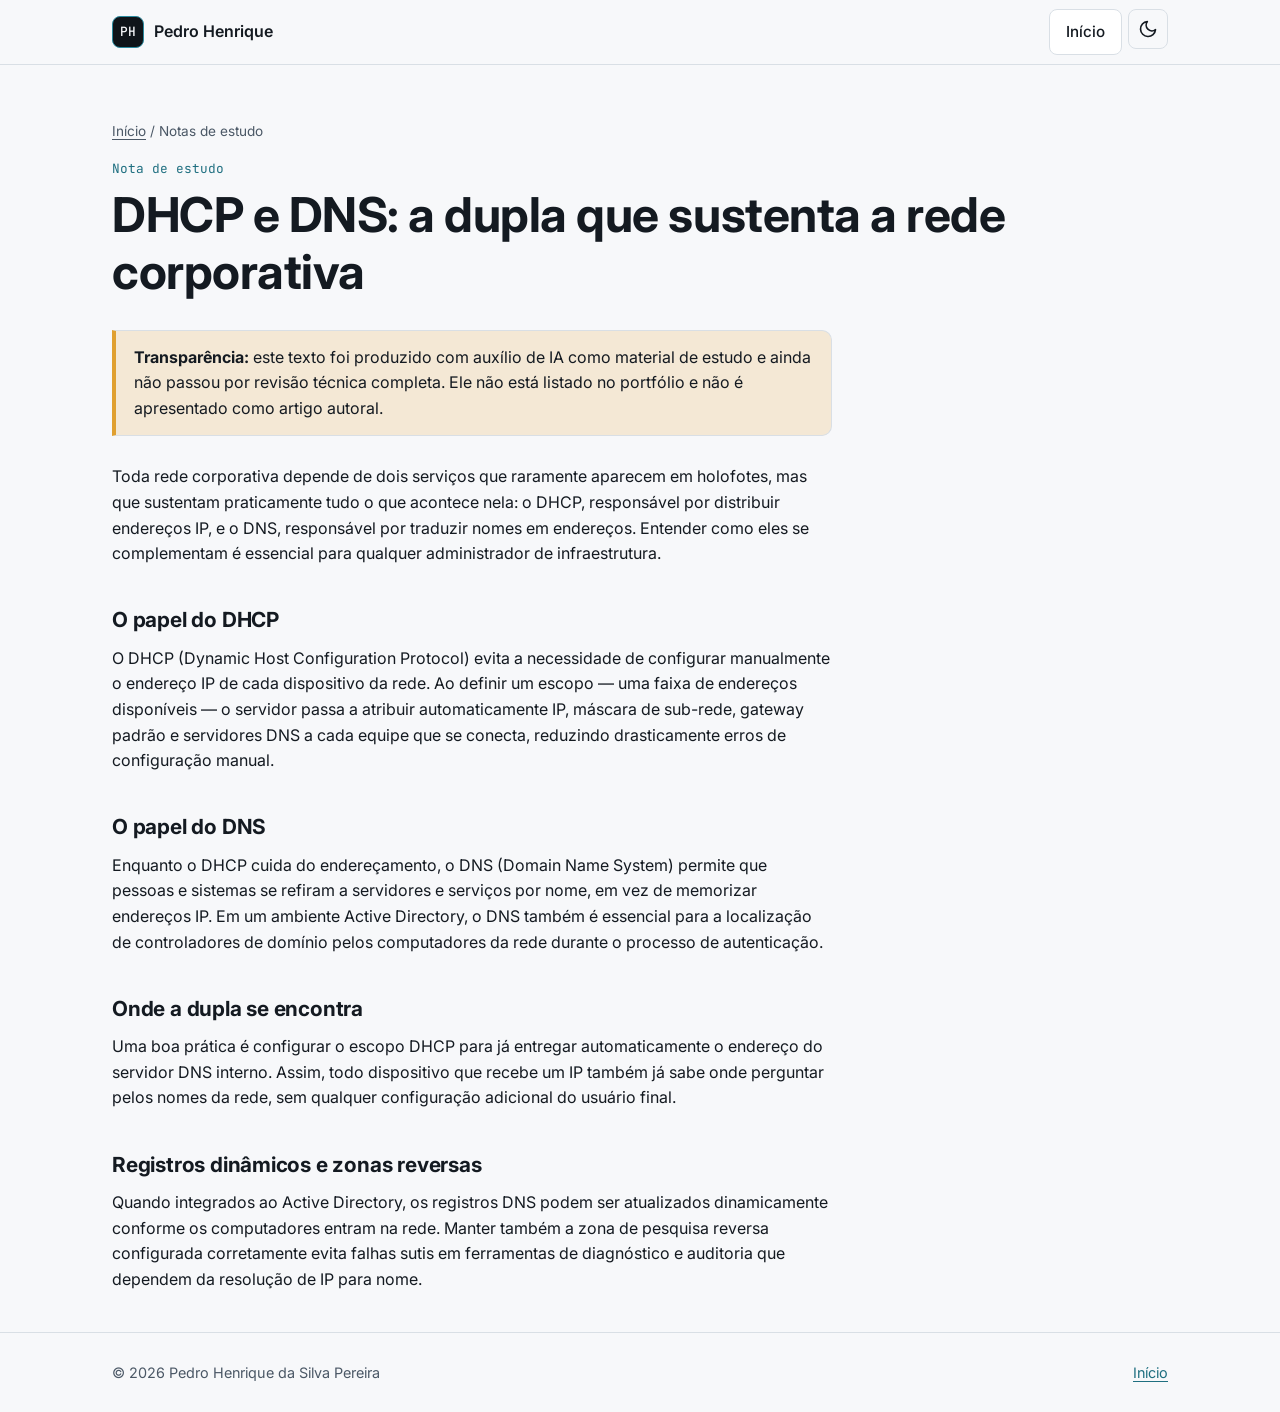
<file: blog/post-02.html>
<!DOCTYPE html>
<html lang="pt-BR">
<head>
  <meta charset="UTF-8">
  <meta name="viewport" content="width=device-width, initial-scale=1.0">
  <title>DHCP e DNS: a dupla que sustenta a rede corporativa | Pedro Henrique da Silva Pereira</title>
  <meta name="description" content="Entenda como DHCP e DNS trabalham juntos para manter dispositivos conectados e endereçáveis na rede corporativa.">
  <meta name="robots" content="noindex, follow">
  <link rel="canonical" href="https://pedro-osaka.github.io/portfolio/blog/post-02.html">
  <meta property="og:type" content="article">
  <meta property="og:title" content="DHCP e DNS: a dupla que sustenta a rede corporativa">
  <meta property="og:description" content="Entenda como DHCP e DNS trabalham juntos para manter dispositivos conectados e endereçáveis na rede corporativa.">
  <meta property="og:url" content="https://pedro-osaka.github.io/portfolio/blog/post-02.html">
  <meta property="og:image" content="https://pedro-osaka.github.io/portfolio/assets/images/og-cover.png">
  <meta name="twitter:card" content="summary_large_image">
  <link rel="icon" type="image/svg+xml" href="../assets/images/favicon.svg">
  <meta name="theme-color" content="#0F1419">
  <script>(function(){try{var t=localStorage.getItem("portfolio-theme");if(t==="light"||t==="dark")document.documentElement.setAttribute("data-theme",t);}catch(e){}})();</script>
  <link rel="preconnect" href="https://fonts.googleapis.com">
  <link rel="preconnect" href="https://fonts.gstatic.com" crossorigin>
  <link href="https://fonts.googleapis.com/css2?family=Inter:wght@400;500;600;700&family=JetBrains+Mono:wght@400;500&display=swap" rel="stylesheet">
  <link rel="stylesheet" href="../css/style.css">
</head>
<body>
  <a href="#main-content" class="skip-link">Pular para o conteúdo</a>
  <header class="site-header">
    <div class="container header-inner">
      <a href="../index.html" class="brand"><span class="brand-mark" aria-hidden="true">PH</span><span>Pedro Henrique</span></a>
      <div class="header-actions">
        <a class="btn" href="../index.html">Início</a>
        <button class="icon-btn" type="button" data-theme-toggle aria-label="Alternar tema claro ou escuro"><svg width="20" height="20" viewBox="0 0 24 24" aria-hidden="true"><path fill="none" stroke="currentColor" stroke-width="2" stroke-linecap="round" stroke-linejoin="round" d="M21 12.8A9 9 0 1 1 11.2 3a7 7 0 0 0 9.8 9.8Z"/></svg></button>
      </div>
    </div>
  </header>
  <main id="main-content">
    <div class="container">
      <div class="page-hero">
        <nav class="breadcrumb" aria-label="Trilha"><a href="../index.html">Início</a> / Notas de estudo</nav>
        <p class="mono eyebrow">Nota de estudo</p>
        <h1>DHCP e DNS: a dupla que sustenta a rede corporativa</h1>
        <div class="notice"><p><strong>Transparência:</strong> este texto foi produzido com auxílio de IA como material de estudo
        e ainda não passou por revisão técnica completa. Ele não está listado no portfólio e não é apresentado como artigo autoral.</p></div>
        <article class="prose">
<p>Toda rede corporativa depende de dois serviços que raramente aparecem em holofotes, mas que sustentam
          praticamente tudo o que acontece nela: o DHCP, responsável por distribuir endereços IP, e o DNS,
          responsável por traduzir nomes em endereços. Entender como eles se complementam é essencial para
          qualquer administrador de infraestrutura.</p>

          <h2>O papel do DHCP</h2>
          <p>O DHCP (Dynamic Host Configuration Protocol) evita a necessidade de configurar manualmente o endereço IP
          de cada dispositivo da rede. Ao definir um escopo — uma faixa de endereços disponíveis — o servidor passa a
          atribuir automaticamente IP, máscara de sub-rede, gateway padrão e servidores DNS a cada equipe que se
          conecta, reduzindo drasticamente erros de configuração manual.</p>

          <h2>O papel do DNS</h2>
          <p>Enquanto o DHCP cuida do endereçamento, o DNS (Domain Name System) permite que pessoas e sistemas se
          refiram a servidores e serviços por nome, em vez de memorizar endereços IP. Em um ambiente Active
          Directory, o DNS também é essencial para a localização de controladores de domínio pelos computadores da
          rede durante o processo de autenticação.</p>

          <h2>Onde a dupla se encontra</h2>
          <p>Uma boa prática é configurar o escopo DHCP para já entregar automaticamente o endereço do servidor DNS
          interno. Assim, todo dispositivo que recebe um IP também já sabe onde perguntar pelos nomes da rede,
          sem qualquer configuração adicional do usuário final.</p>

          <h2>Registros dinâmicos e zonas reversas</h2>
          <p>Quando integrados ao Active Directory, os registros DNS podem ser atualizados dinamicamente conforme os
          computadores entram na rede. Manter também a zona de pesquisa reversa configurada corretamente evita
          falhas sutis em ferramentas de diagnóstico e auditoria que dependem da resolução de IP para nome.</p>
        </article>
      </div>
    </div>
  </main>
  <footer class="site-footer">
    <div class="container footer-inner">
      <span>© <span class="current-year">2026</span> Pedro Henrique da Silva Pereira</span>
      <a href="../index.html">Início</a>
    </div>
  </footer>
  <script src="../js/script.js"></script>
</body>
</html>
</file>
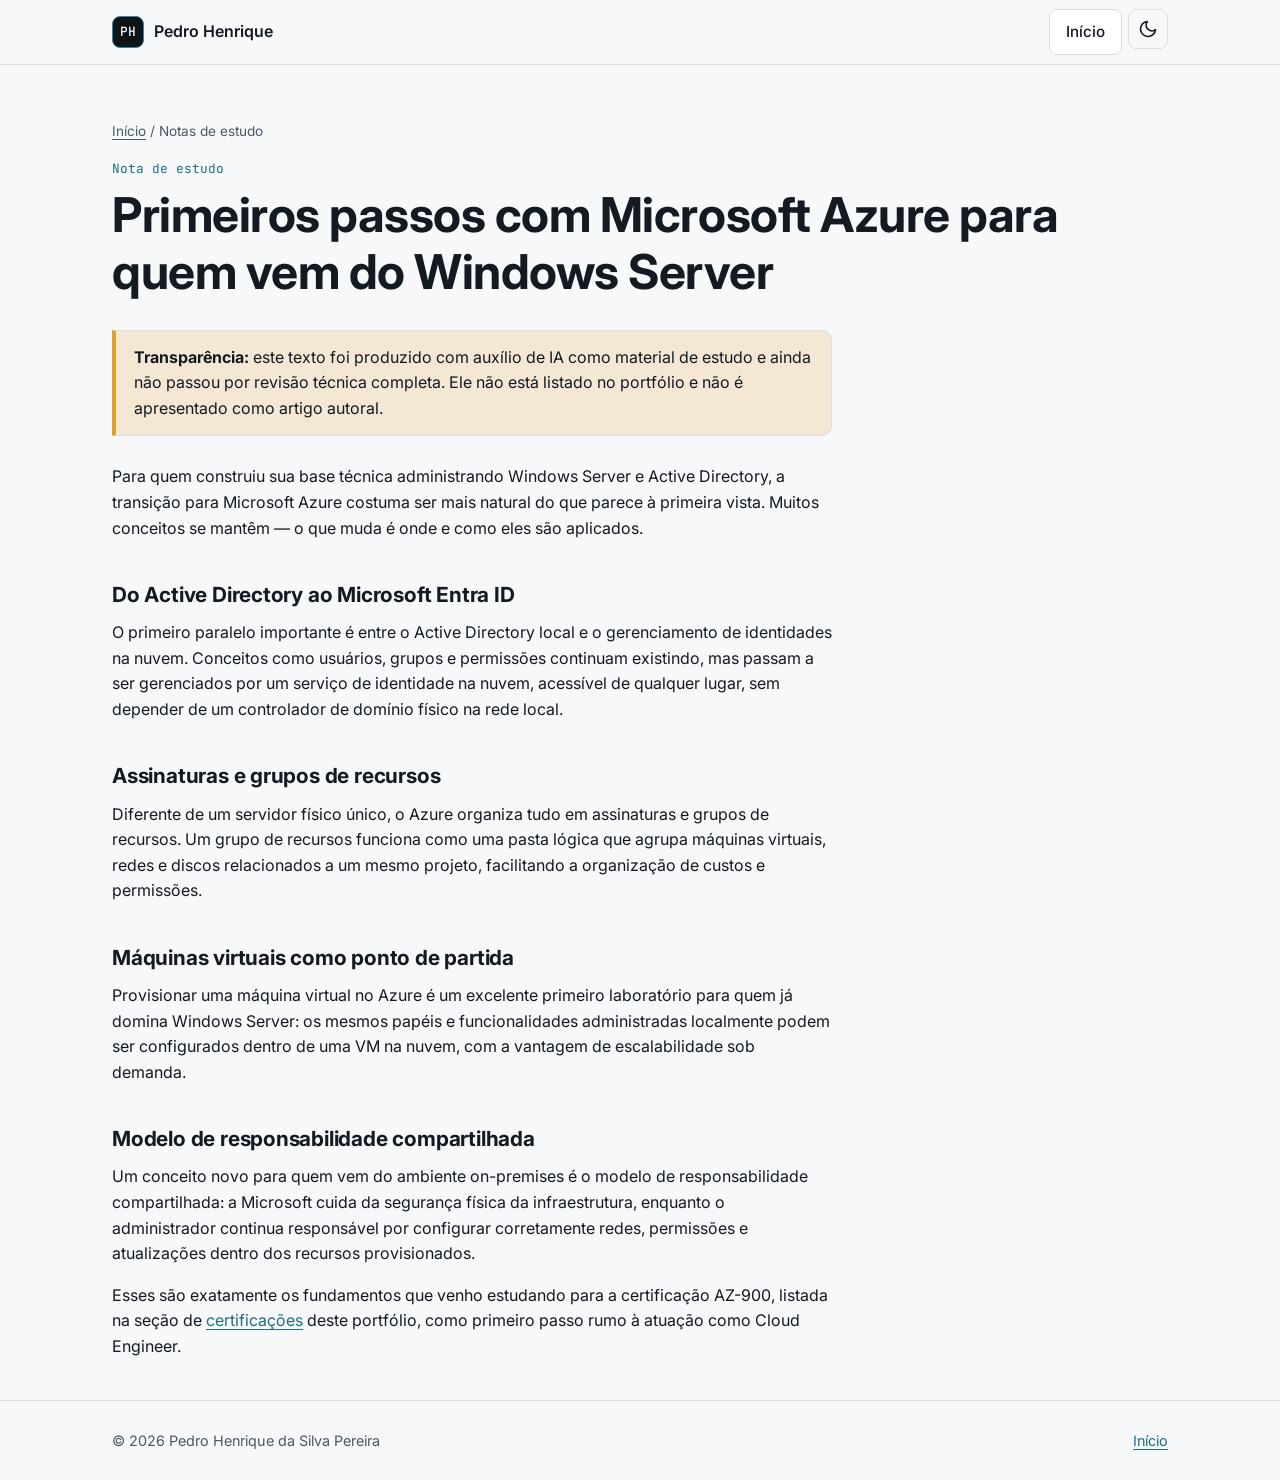
<file: blog/post-03.html>
<!DOCTYPE html>
<html lang="pt-BR">
<head>
  <meta charset="UTF-8">
  <meta name="viewport" content="width=device-width, initial-scale=1.0">
  <title>Primeiros passos com Microsoft Azure para quem vem do Windows Server | Pedro Henrique da Silva Pereira</title>
  <meta name="description" content="Um guia prático para administradores Windows que estão migrando o conhecimento para a nuvem Microsoft.">
  <meta name="robots" content="noindex, follow">
  <link rel="canonical" href="https://pedro-osaka.github.io/portfolio/blog/post-03.html">
  <meta property="og:type" content="article">
  <meta property="og:title" content="Primeiros passos com Microsoft Azure para quem vem do Windows Server">
  <meta property="og:description" content="Um guia prático para administradores Windows que estão migrando o conhecimento para a nuvem Microsoft.">
  <meta property="og:url" content="https://pedro-osaka.github.io/portfolio/blog/post-03.html">
  <meta property="og:image" content="https://pedro-osaka.github.io/portfolio/assets/images/og-cover.png">
  <meta name="twitter:card" content="summary_large_image">
  <link rel="icon" type="image/svg+xml" href="../assets/images/favicon.svg">
  <meta name="theme-color" content="#0F1419">
  <script>(function(){try{var t=localStorage.getItem("portfolio-theme");if(t==="light"||t==="dark")document.documentElement.setAttribute("data-theme",t);}catch(e){}})();</script>
  <link rel="preconnect" href="https://fonts.googleapis.com">
  <link rel="preconnect" href="https://fonts.gstatic.com" crossorigin>
  <link href="https://fonts.googleapis.com/css2?family=Inter:wght@400;500;600;700&family=JetBrains+Mono:wght@400;500&display=swap" rel="stylesheet">
  <link rel="stylesheet" href="../css/style.css">
</head>
<body>
  <a href="#main-content" class="skip-link">Pular para o conteúdo</a>
  <header class="site-header">
    <div class="container header-inner">
      <a href="../index.html" class="brand"><span class="brand-mark" aria-hidden="true">PH</span><span>Pedro Henrique</span></a>
      <div class="header-actions">
        <a class="btn" href="../index.html">Início</a>
        <button class="icon-btn" type="button" data-theme-toggle aria-label="Alternar tema claro ou escuro"><svg width="20" height="20" viewBox="0 0 24 24" aria-hidden="true"><path fill="none" stroke="currentColor" stroke-width="2" stroke-linecap="round" stroke-linejoin="round" d="M21 12.8A9 9 0 1 1 11.2 3a7 7 0 0 0 9.8 9.8Z"/></svg></button>
      </div>
    </div>
  </header>
  <main id="main-content">
    <div class="container">
      <div class="page-hero">
        <nav class="breadcrumb" aria-label="Trilha"><a href="../index.html">Início</a> / Notas de estudo</nav>
        <p class="mono eyebrow">Nota de estudo</p>
        <h1>Primeiros passos com Microsoft Azure para quem vem do Windows Server</h1>
        <div class="notice"><p><strong>Transparência:</strong> este texto foi produzido com auxílio de IA como material de estudo
        e ainda não passou por revisão técnica completa. Ele não está listado no portfólio e não é apresentado como artigo autoral.</p></div>
        <article class="prose">
<p>Para quem construiu sua base técnica administrando Windows Server e Active Directory, a transição para
          Microsoft Azure costuma ser mais natural do que parece à primeira vista. Muitos conceitos se mantêm — o que
          muda é onde e como eles são aplicados.</p>

          <h2>Do Active Directory ao Microsoft Entra ID</h2>
          <p>O primeiro paralelo importante é entre o Active Directory local e o gerenciamento de identidades na
          nuvem. Conceitos como usuários, grupos e permissões continuam existindo, mas passam a ser gerenciados por
          um serviço de identidade na nuvem, acessível de qualquer lugar, sem depender de um controlador de domínio
          físico na rede local.</p>

          <h2>Assinaturas e grupos de recursos</h2>
          <p>Diferente de um servidor físico único, o Azure organiza tudo em assinaturas e grupos de recursos. Um
          grupo de recursos funciona como uma pasta lógica que agrupa máquinas virtuais, redes e discos relacionados
          a um mesmo projeto, facilitando a organização de custos e permissões.</p>

          <h2>Máquinas virtuais como ponto de partida</h2>
          <p>Provisionar uma máquina virtual no Azure é um excelente primeiro laboratório para quem já domina Windows
          Server: os mesmos papéis e funcionalidades administradas localmente podem ser configurados dentro de uma
          VM na nuvem, com a vantagem de escalabilidade sob demanda.</p>

          <h2>Modelo de responsabilidade compartilhada</h2>
          <p>Um conceito novo para quem vem do ambiente on-premises é o modelo de responsabilidade compartilhada:
          a Microsoft cuida da segurança física da infraestrutura, enquanto o administrador continua responsável
          por configurar corretamente redes, permissões e atualizações dentro dos recursos provisionados.</p>

          <p>Esses são exatamente os fundamentos que venho estudando para a certificação AZ-900, listada na seção de
          <a href="../index.html#certificacoes">certificações</a> deste
          portfólio, como primeiro passo rumo à atuação como Cloud Engineer.</p>
        </article>
      </div>
    </div>
  </main>
  <footer class="site-footer">
    <div class="container footer-inner">
      <span>© <span class="current-year">2026</span> Pedro Henrique da Silva Pereira</span>
      <a href="../index.html">Início</a>
    </div>
  </footer>
  <script src="../js/script.js"></script>
</body>
</html>
</file>
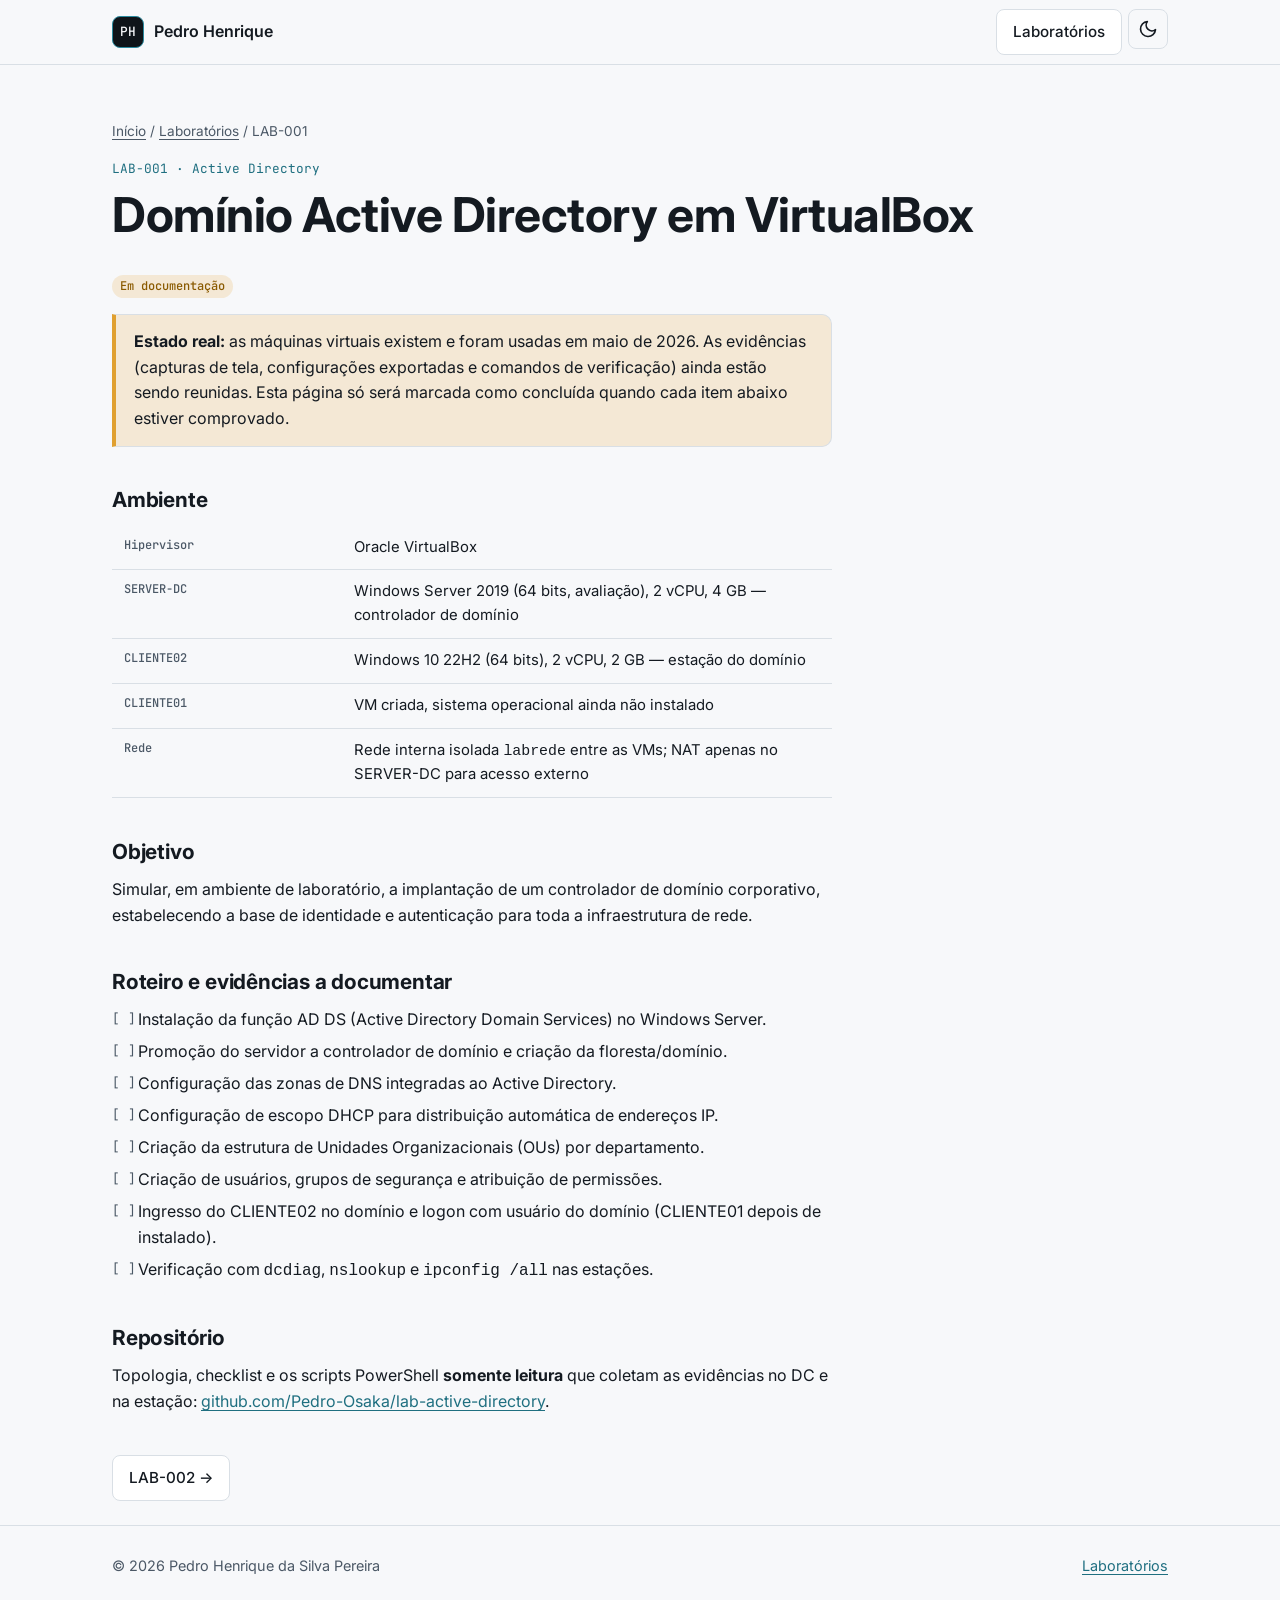
<file: labs/lab-001.html>
<!DOCTYPE html>
<html lang="pt-BR">
<head>
  <meta charset="UTF-8">
  <meta name="viewport" content="width=device-width, initial-scale=1.0">
  <title>LAB-001: Domínio Active Directory em VirtualBox | Pedro Henrique da Silva Pereira</title>
  <meta name="description" content="Laboratório com Windows Server 2019 como controlador de domínio e duas estações Windows 10 em rede interna isolada no VirtualBox.">
  <link rel="canonical" href="https://pedro-osaka.github.io/portfolio/labs/lab-001.html">
  <meta property="og:type" content="article">
  <meta property="og:title" content="LAB-001: Domínio Active Directory em VirtualBox">
  <meta property="og:description" content="Laboratório com Windows Server 2019 como controlador de domínio e duas estações Windows 10 em rede interna isolada no VirtualBox.">
  <meta property="og:url" content="https://pedro-osaka.github.io/portfolio/labs/lab-001.html">
  <meta property="og:image" content="https://pedro-osaka.github.io/portfolio/assets/images/og-cover.png">
  <meta name="twitter:card" content="summary_large_image">
  <link rel="icon" type="image/svg+xml" href="../assets/images/favicon.svg">
  <meta name="theme-color" content="#0F1419">
  <script>(function(){try{var t=localStorage.getItem("portfolio-theme");if(t==="light"||t==="dark")document.documentElement.setAttribute("data-theme",t);}catch(e){}})();</script>
  <link rel="preconnect" href="https://fonts.googleapis.com">
  <link rel="preconnect" href="https://fonts.gstatic.com" crossorigin>
  <link href="https://fonts.googleapis.com/css2?family=Inter:wght@400;500;600;700&family=JetBrains+Mono:wght@400;500&display=swap" rel="stylesheet">
  <link rel="stylesheet" href="../css/style.css">
</head>
<body>
  <a href="#main-content" class="skip-link">Pular para o conteúdo</a>
  <header class="site-header">
    <div class="container header-inner">
      <a href="../index.html" class="brand"><span class="brand-mark" aria-hidden="true">PH</span><span>Pedro Henrique</span></a>
      <div class="header-actions">
        <a class="btn" href="../index.html#laboratorios">Laboratórios</a>
        <button class="icon-btn" type="button" data-theme-toggle aria-label="Alternar tema claro ou escuro"><svg width="20" height="20" viewBox="0 0 24 24" aria-hidden="true"><path fill="none" stroke="currentColor" stroke-width="2" stroke-linecap="round" stroke-linejoin="round" d="M21 12.8A9 9 0 1 1 11.2 3a7 7 0 0 0 9.8 9.8Z"/></svg></button>
      </div>
    </div>
  </header>
  <main id="main-content">
    <div class="container">
      <div class="page-hero">
        <nav class="breadcrumb" aria-label="Trilha"><a href="../index.html">Início</a> / <a href="../index.html#laboratorios">Laboratórios</a> / LAB-001</nav>
        <p class="mono eyebrow">LAB-001 · Active Directory</p>
        <h1>Domínio Active Directory em VirtualBox</h1>
        <p><span class="badge badge-wip">Em documentação</span></p>
        <div class="notice"><p><strong>Estado real:</strong> as máquinas virtuais existem e foram usadas em maio de 2026.
        As evidências (capturas de tela, configurações exportadas e comandos de verificação) ainda estão sendo reunidas.
        Esta página só será marcada como concluída quando cada item abaixo estiver comprovado.</p></div>
        <div class="prose">
          <h2>Ambiente</h2>
          <table class="spec">
            <tr><th scope="row">Hipervisor</th><td>Oracle VirtualBox</td></tr>
            <tr><th scope="row">SERVER-DC</th><td>Windows Server 2019 (64 bits, avaliação), 2 vCPU, 4 GB — controlador de domínio</td></tr>
            <tr><th scope="row">CLIENTE02</th><td>Windows 10 22H2 (64 bits), 2 vCPU, 2 GB — estação do domínio</td></tr>
            <tr><th scope="row">CLIENTE01</th><td>VM criada, sistema operacional ainda não instalado</td></tr>
            <tr><th scope="row">Rede</th><td>Rede interna isolada <code>labrede</code> entre as VMs; NAT apenas no SERVER-DC para acesso externo</td></tr>
          </table>
          <h2>Objetivo</h2>
          <p>Simular, em ambiente de laboratório, a implantação de um controlador de domínio corporativo, estabelecendo a base de identidade e autenticação para toda a infraestrutura de rede.</p>
          <h2>Roteiro e evidências a documentar</h2>
          <ul class="checklist">
            <li>Instalação da função AD DS (Active Directory Domain Services) no Windows Server.</li><li>Promoção do servidor a controlador de domínio e criação da floresta/domínio.</li><li>Configuração das zonas de DNS integradas ao Active Directory.</li><li>Configuração de escopo DHCP para distribuição automática de endereços IP.</li><li>Criação da estrutura de Unidades Organizacionais (OUs) por departamento.</li><li>Criação de usuários, grupos de segurança e atribuição de permissões.</li>
            <li>Ingresso do CLIENTE02 no domínio e logon com usuário do domínio (CLIENTE01 depois de instalado).</li>
            <li>Verificação com <code>dcdiag</code>, <code>nslookup</code> e <code>ipconfig /all</code> nas estações.</li>
          </ul>
          <h2>Repositório</h2>
          <p>Topologia, checklist e os scripts PowerShell <strong>somente leitura</strong> que coletam as evidências no DC e na estação:
          <a href="https://github.com/Pedro-Osaka/lab-active-directory" target="_blank" rel="noopener">github.com/Pedro-Osaka/lab-active-directory</a>.</p>
        </div>
        <div class="page-nav"><a class="btn" href="lab-002.html">LAB-002 →</a></div>
      </div>
    </div>
  </main>
  <footer class="site-footer">
    <div class="container footer-inner">
      <span>© <span class="current-year">2026</span> Pedro Henrique da Silva Pereira</span>
      <a href="../index.html#laboratorios">Laboratórios</a>
    </div>
  </footer>
  <script src="../js/script.js"></script>
</body>
</html>
</file>
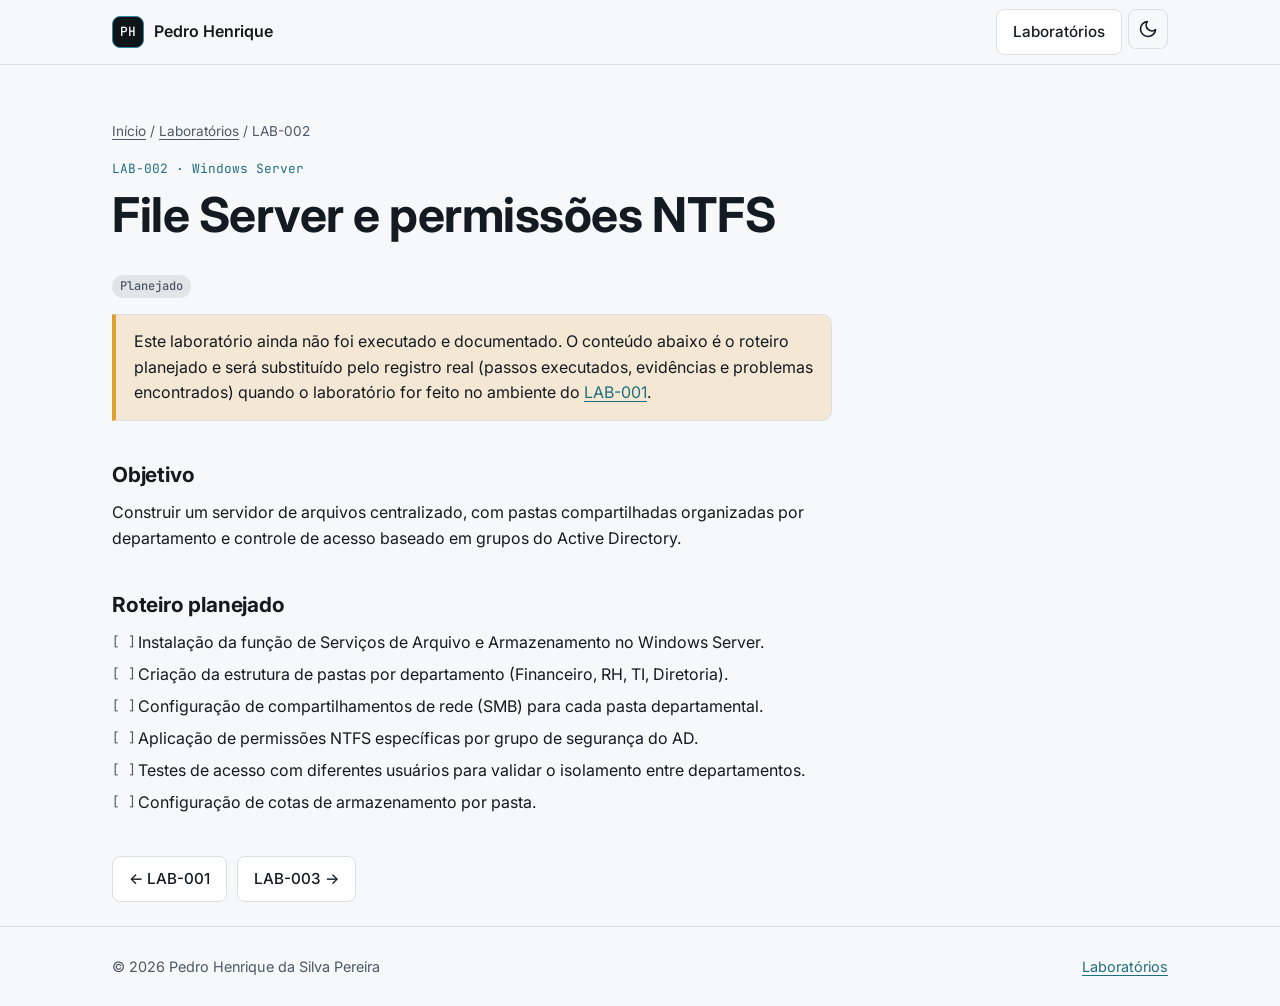
<file: labs/lab-002.html>
<!DOCTYPE html>
<html lang="pt-BR">
<head>
  <meta charset="UTF-8">
  <meta name="viewport" content="width=device-width, initial-scale=1.0">
  <title>LAB-002: File Server e permissões NTFS | Pedro Henrique da Silva Pereira</title>
  <meta name="description" content="Roteiro planejado de servidor de arquivos com compartilhamentos por departamento e permissões NTFS por grupo de segurança.">
  <link rel="canonical" href="https://pedro-osaka.github.io/portfolio/labs/lab-002.html">
  <meta property="og:type" content="article">
  <meta property="og:title" content="LAB-002: File Server e permissões NTFS">
  <meta property="og:description" content="Roteiro planejado de servidor de arquivos com compartilhamentos por departamento e permissões NTFS por grupo de segurança.">
  <meta property="og:url" content="https://pedro-osaka.github.io/portfolio/labs/lab-002.html">
  <meta property="og:image" content="https://pedro-osaka.github.io/portfolio/assets/images/og-cover.png">
  <meta name="twitter:card" content="summary_large_image">
  <link rel="icon" type="image/svg+xml" href="../assets/images/favicon.svg">
  <meta name="theme-color" content="#0F1419">
  <script>(function(){try{var t=localStorage.getItem("portfolio-theme");if(t==="light"||t==="dark")document.documentElement.setAttribute("data-theme",t);}catch(e){}})();</script>
  <link rel="preconnect" href="https://fonts.googleapis.com">
  <link rel="preconnect" href="https://fonts.gstatic.com" crossorigin>
  <link href="https://fonts.googleapis.com/css2?family=Inter:wght@400;500;600;700&family=JetBrains+Mono:wght@400;500&display=swap" rel="stylesheet">
  <link rel="stylesheet" href="../css/style.css">
</head>
<body>
  <a href="#main-content" class="skip-link">Pular para o conteúdo</a>
  <header class="site-header">
    <div class="container header-inner">
      <a href="../index.html" class="brand"><span class="brand-mark" aria-hidden="true">PH</span><span>Pedro Henrique</span></a>
      <div class="header-actions">
        <a class="btn" href="../index.html#laboratorios">Laboratórios</a>
        <button class="icon-btn" type="button" data-theme-toggle aria-label="Alternar tema claro ou escuro"><svg width="20" height="20" viewBox="0 0 24 24" aria-hidden="true"><path fill="none" stroke="currentColor" stroke-width="2" stroke-linecap="round" stroke-linejoin="round" d="M21 12.8A9 9 0 1 1 11.2 3a7 7 0 0 0 9.8 9.8Z"/></svg></button>
      </div>
    </div>
  </header>
  <main id="main-content">
    <div class="container">
      <div class="page-hero">
        <nav class="breadcrumb" aria-label="Trilha"><a href="../index.html">Início</a> / <a href="../index.html#laboratorios">Laboratórios</a> / LAB-002</nav>
        <p class="mono eyebrow">LAB-002 · Windows Server</p>
        <h1>File Server e permissões NTFS</h1>
        <p><span class="badge badge-neutral">Planejado</span></p>
        <div class="notice"><p>Este laboratório ainda não foi executado e documentado. O conteúdo abaixo é o roteiro planejado
        e será substituído pelo registro real (passos executados, evidências e problemas encontrados) quando o laboratório for feito
        no ambiente do <a href="lab-001.html">LAB-001</a>.</p></div>
        <div class="prose">
          <h2>Objetivo</h2>
          <p>Construir um servidor de arquivos centralizado, com pastas compartilhadas organizadas por departamento e controle de acesso baseado em grupos do Active Directory.</p>
          <h2>Roteiro planejado</h2>
          <ul class="checklist">
            <li>Instalação da função de Serviços de Arquivo e Armazenamento no Windows Server.</li><li>Criação da estrutura de pastas por departamento (Financeiro, RH, TI, Diretoria).</li><li>Configuração de compartilhamentos de rede (SMB) para cada pasta departamental.</li><li>Aplicação de permissões NTFS específicas por grupo de segurança do AD.</li><li>Testes de acesso com diferentes usuários para validar o isolamento entre departamentos.</li><li>Configuração de cotas de armazenamento por pasta.</li>
          </ul>
        </div>
        <div class="page-nav"><a class="btn" href="lab-001.html">← LAB-001</a><a class="btn" href="lab-003.html">LAB-003 →</a></div>
      </div>
    </div>
  </main>
  <footer class="site-footer">
    <div class="container footer-inner">
      <span>© <span class="current-year">2026</span> Pedro Henrique da Silva Pereira</span>
      <a href="../index.html#laboratorios">Laboratórios</a>
    </div>
  </footer>
  <script src="../js/script.js"></script>
</body>
</html>
</file>
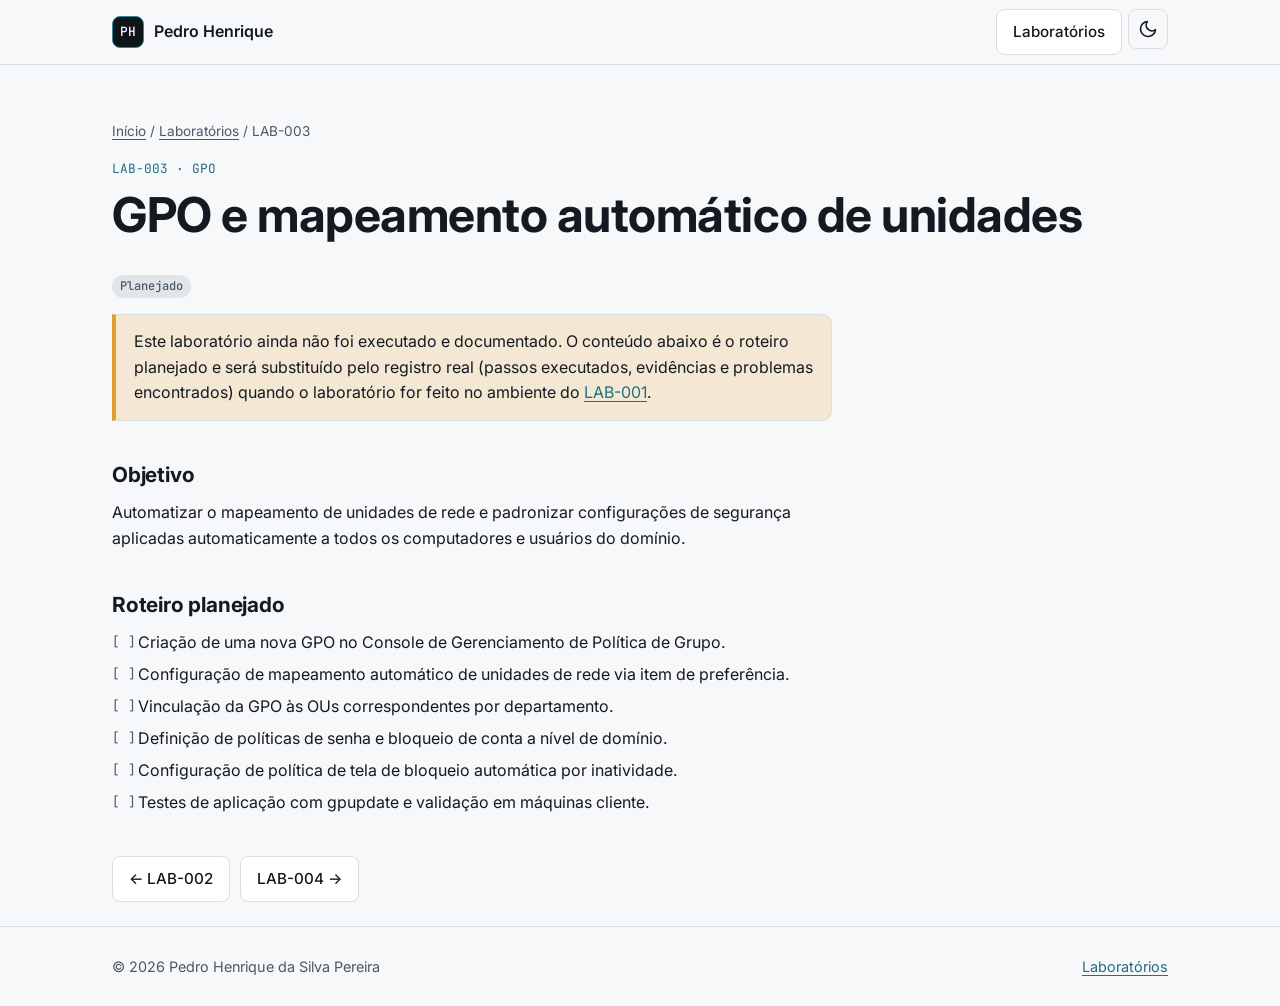
<file: labs/lab-003.html>
<!DOCTYPE html>
<html lang="pt-BR">
<head>
  <meta charset="UTF-8">
  <meta name="viewport" content="width=device-width, initial-scale=1.0">
  <title>LAB-003: GPO e mapeamento automático de unidades | Pedro Henrique da Silva Pereira</title>
  <meta name="description" content="Roteiro planejado de GPOs para mapeamento automático de unidades de rede e políticas de segurança por OU.">
  <link rel="canonical" href="https://pedro-osaka.github.io/portfolio/labs/lab-003.html">
  <meta property="og:type" content="article">
  <meta property="og:title" content="LAB-003: GPO e mapeamento automático de unidades">
  <meta property="og:description" content="Roteiro planejado de GPOs para mapeamento automático de unidades de rede e políticas de segurança por OU.">
  <meta property="og:url" content="https://pedro-osaka.github.io/portfolio/labs/lab-003.html">
  <meta property="og:image" content="https://pedro-osaka.github.io/portfolio/assets/images/og-cover.png">
  <meta name="twitter:card" content="summary_large_image">
  <link rel="icon" type="image/svg+xml" href="../assets/images/favicon.svg">
  <meta name="theme-color" content="#0F1419">
  <script>(function(){try{var t=localStorage.getItem("portfolio-theme");if(t==="light"||t==="dark")document.documentElement.setAttribute("data-theme",t);}catch(e){}})();</script>
  <link rel="preconnect" href="https://fonts.googleapis.com">
  <link rel="preconnect" href="https://fonts.gstatic.com" crossorigin>
  <link href="https://fonts.googleapis.com/css2?family=Inter:wght@400;500;600;700&family=JetBrains+Mono:wght@400;500&display=swap" rel="stylesheet">
  <link rel="stylesheet" href="../css/style.css">
</head>
<body>
  <a href="#main-content" class="skip-link">Pular para o conteúdo</a>
  <header class="site-header">
    <div class="container header-inner">
      <a href="../index.html" class="brand"><span class="brand-mark" aria-hidden="true">PH</span><span>Pedro Henrique</span></a>
      <div class="header-actions">
        <a class="btn" href="../index.html#laboratorios">Laboratórios</a>
        <button class="icon-btn" type="button" data-theme-toggle aria-label="Alternar tema claro ou escuro"><svg width="20" height="20" viewBox="0 0 24 24" aria-hidden="true"><path fill="none" stroke="currentColor" stroke-width="2" stroke-linecap="round" stroke-linejoin="round" d="M21 12.8A9 9 0 1 1 11.2 3a7 7 0 0 0 9.8 9.8Z"/></svg></button>
      </div>
    </div>
  </header>
  <main id="main-content">
    <div class="container">
      <div class="page-hero">
        <nav class="breadcrumb" aria-label="Trilha"><a href="../index.html">Início</a> / <a href="../index.html#laboratorios">Laboratórios</a> / LAB-003</nav>
        <p class="mono eyebrow">LAB-003 · GPO</p>
        <h1>GPO e mapeamento automático de unidades</h1>
        <p><span class="badge badge-neutral">Planejado</span></p>
        <div class="notice"><p>Este laboratório ainda não foi executado e documentado. O conteúdo abaixo é o roteiro planejado
        e será substituído pelo registro real (passos executados, evidências e problemas encontrados) quando o laboratório for feito
        no ambiente do <a href="lab-001.html">LAB-001</a>.</p></div>
        <div class="prose">
          <h2>Objetivo</h2>
          <p>Automatizar o mapeamento de unidades de rede e padronizar configurações de segurança aplicadas automaticamente a todos os computadores e usuários do domínio.</p>
          <h2>Roteiro planejado</h2>
          <ul class="checklist">
            <li>Criação de uma nova GPO no Console de Gerenciamento de Política de Grupo.</li><li>Configuração de mapeamento automático de unidades de rede via item de preferência.</li><li>Vinculação da GPO às OUs correspondentes por departamento.</li><li>Definição de políticas de senha e bloqueio de conta a nível de domínio.</li><li>Configuração de política de tela de bloqueio automática por inatividade.</li><li>Testes de aplicação com gpupdate e validação em máquinas cliente.</li>
          </ul>
        </div>
        <div class="page-nav"><a class="btn" href="lab-002.html">← LAB-002</a><a class="btn" href="lab-004.html">LAB-004 →</a></div>
      </div>
    </div>
  </main>
  <footer class="site-footer">
    <div class="container footer-inner">
      <span>© <span class="current-year">2026</span> Pedro Henrique da Silva Pereira</span>
      <a href="../index.html#laboratorios">Laboratórios</a>
    </div>
  </footer>
  <script src="../js/script.js"></script>
</body>
</html>
</file>
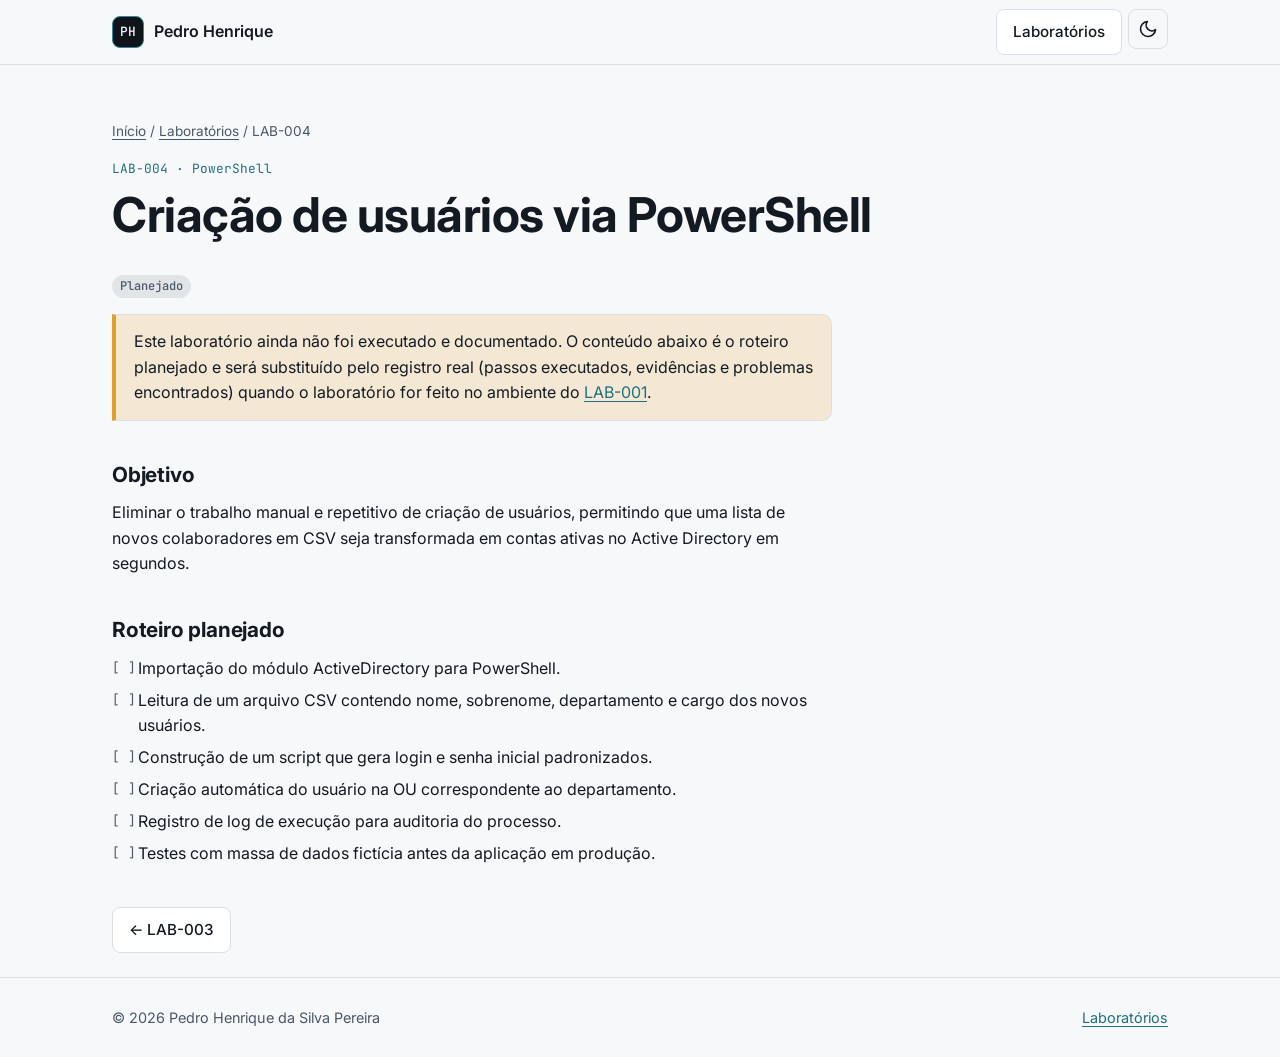
<file: labs/lab-004.html>
<!DOCTYPE html>
<html lang="pt-BR">
<head>
  <meta charset="UTF-8">
  <meta name="viewport" content="width=device-width, initial-scale=1.0">
  <title>LAB-004: Criação de usuários via PowerShell | Pedro Henrique da Silva Pereira</title>
  <meta name="description" content="Roteiro planejado de script PowerShell que cria contas no Active Directory a partir de um arquivo CSV.">
  <link rel="canonical" href="https://pedro-osaka.github.io/portfolio/labs/lab-004.html">
  <meta property="og:type" content="article">
  <meta property="og:title" content="LAB-004: Criação de usuários via PowerShell">
  <meta property="og:description" content="Roteiro planejado de script PowerShell que cria contas no Active Directory a partir de um arquivo CSV.">
  <meta property="og:url" content="https://pedro-osaka.github.io/portfolio/labs/lab-004.html">
  <meta property="og:image" content="https://pedro-osaka.github.io/portfolio/assets/images/og-cover.png">
  <meta name="twitter:card" content="summary_large_image">
  <link rel="icon" type="image/svg+xml" href="../assets/images/favicon.svg">
  <meta name="theme-color" content="#0F1419">
  <script>(function(){try{var t=localStorage.getItem("portfolio-theme");if(t==="light"||t==="dark")document.documentElement.setAttribute("data-theme",t);}catch(e){}})();</script>
  <link rel="preconnect" href="https://fonts.googleapis.com">
  <link rel="preconnect" href="https://fonts.gstatic.com" crossorigin>
  <link href="https://fonts.googleapis.com/css2?family=Inter:wght@400;500;600;700&family=JetBrains+Mono:wght@400;500&display=swap" rel="stylesheet">
  <link rel="stylesheet" href="../css/style.css">
</head>
<body>
  <a href="#main-content" class="skip-link">Pular para o conteúdo</a>
  <header class="site-header">
    <div class="container header-inner">
      <a href="../index.html" class="brand"><span class="brand-mark" aria-hidden="true">PH</span><span>Pedro Henrique</span></a>
      <div class="header-actions">
        <a class="btn" href="../index.html#laboratorios">Laboratórios</a>
        <button class="icon-btn" type="button" data-theme-toggle aria-label="Alternar tema claro ou escuro"><svg width="20" height="20" viewBox="0 0 24 24" aria-hidden="true"><path fill="none" stroke="currentColor" stroke-width="2" stroke-linecap="round" stroke-linejoin="round" d="M21 12.8A9 9 0 1 1 11.2 3a7 7 0 0 0 9.8 9.8Z"/></svg></button>
      </div>
    </div>
  </header>
  <main id="main-content">
    <div class="container">
      <div class="page-hero">
        <nav class="breadcrumb" aria-label="Trilha"><a href="../index.html">Início</a> / <a href="../index.html#laboratorios">Laboratórios</a> / LAB-004</nav>
        <p class="mono eyebrow">LAB-004 · PowerShell</p>
        <h1>Criação de usuários via PowerShell</h1>
        <p><span class="badge badge-neutral">Planejado</span></p>
        <div class="notice"><p>Este laboratório ainda não foi executado e documentado. O conteúdo abaixo é o roteiro planejado
        e será substituído pelo registro real (passos executados, evidências e problemas encontrados) quando o laboratório for feito
        no ambiente do <a href="lab-001.html">LAB-001</a>.</p></div>
        <div class="prose">
          <h2>Objetivo</h2>
          <p>Eliminar o trabalho manual e repetitivo de criação de usuários, permitindo que uma lista de novos colaboradores em CSV seja transformada em contas ativas no Active Directory em segundos.</p>
          <h2>Roteiro planejado</h2>
          <ul class="checklist">
            <li>Importação do módulo ActiveDirectory para PowerShell.</li><li>Leitura de um arquivo CSV contendo nome, sobrenome, departamento e cargo dos novos usuários.</li><li>Construção de um script que gera login e senha inicial padronizados.</li><li>Criação automática do usuário na OU correspondente ao departamento.</li><li>Registro de log de execução para auditoria do processo.</li><li>Testes com massa de dados fictícia antes da aplicação em produção.</li>
          </ul>
        </div>
        <div class="page-nav"><a class="btn" href="lab-003.html">← LAB-003</a></div>
      </div>
    </div>
  </main>
  <footer class="site-footer">
    <div class="container footer-inner">
      <span>© <span class="current-year">2026</span> Pedro Henrique da Silva Pereira</span>
      <a href="../index.html#laboratorios">Laboratórios</a>
    </div>
  </footer>
  <script src="../js/script.js"></script>
</body>
</html>
</file>
<file: css/style.css>
/* ==========================================================================
   STYLE.CSS — Portfólio Pedro Henrique da Silva Pereira
   Identidade: grafite #0F1419 · claro #F7F8FA · petróleo #2B8A9E · âmbar #E0A030 (WIP)
   Tipografia: Inter (texto) · JetBrains Mono (elementos técnicos)
   ========================================================================== */

/* 1. Tokens ---------------------------------------------------------------- */
:root {
  --graphite: #0F1419;
  --paper: #F7F8FA;
  --petrol: #2B8A9E;
  --amber: #E0A030;

  --font-sans: "Inter", system-ui, -apple-system, "Segoe UI", sans-serif;
  --font-mono: "JetBrains Mono", ui-monospace, "Cascadia Mono", Consolas, monospace;

  --radius: 10px;
  --container: 1120px;
  --header-h: 64px;

  /* Tema claro (padrão) */
  --bg: var(--paper);
  --bg-alt: #EEF1F4;
  --surface: #FFFFFF;
  --text: #141A21;
  --text-muted: #4B5866;
  --border: #D9DFE5;
  --accent: #1F6F80;          /* petróleo escurecido: contraste AA em texto sobre claro */
  --accent-strong: var(--petrol);
  --accent-soft: rgba(43, 138, 158, 0.12);
  --wip: #8A5A00;             /* âmbar escurecido para texto sobre claro */
  --wip-soft: rgba(224, 160, 48, 0.18);
  --ok: #1E6B45;
  --ok-soft: rgba(30, 107, 69, 0.12);
  --neutral-soft: rgba(75, 88, 102, 0.12);
  --shadow: 0 1px 2px rgba(15, 20, 25, 0.06), 0 2px 8px rgba(15, 20, 25, 0.04);
}

@media (prefers-color-scheme: dark) {
  :root:not([data-theme="light"]) {
    --bg: var(--graphite);
    --bg-alt: #151C23;
    --surface: #182029;
    --text: #E8ECF0;
    --text-muted: #9AA7B4;
    --border: #2A3540;
    --accent: #5FB6C8;
    --accent-strong: var(--petrol);
    --accent-soft: rgba(43, 138, 158, 0.18);
    --wip: var(--amber);
    --wip-soft: rgba(224, 160, 48, 0.16);
    --ok: #6CC79A;
    --ok-soft: rgba(108, 199, 154, 0.14);
    --neutral-soft: rgba(154, 167, 180, 0.14);
    --shadow: none;
  }
}
:root[data-theme="dark"] {
  --bg: var(--graphite);
  --bg-alt: #151C23;
  --surface: #182029;
  --text: #E8ECF0;
  --text-muted: #9AA7B4;
  --border: #2A3540;
  --accent: #5FB6C8;
  --accent-strong: var(--petrol);
  --accent-soft: rgba(43, 138, 158, 0.18);
  --wip: var(--amber);
  --wip-soft: rgba(224, 160, 48, 0.16);
  --ok: #6CC79A;
  --ok-soft: rgba(108, 199, 154, 0.14);
  --neutral-soft: rgba(154, 167, 180, 0.14);
  --shadow: none;
}

/* 2. Base ------------------------------------------------------------------ */
*, *::before, *::after { box-sizing: border-box; }
html { scroll-behavior: smooth; scroll-padding-top: calc(var(--header-h) + 12px); -webkit-text-size-adjust: 100%; }
@media (prefers-reduced-motion: reduce) { html { scroll-behavior: auto; } }
body {
  margin: 0;
  background: var(--bg);
  color: var(--text);
  font-family: var(--font-sans);
  font-size: 1rem;
  line-height: 1.6;
  -webkit-font-smoothing: antialiased;
}
img { max-width: 100%; height: auto; display: block; }
a { color: var(--accent); text-underline-offset: 3px; }
a:hover { text-decoration-thickness: 2px; }
h1, h2, h3, h4 { line-height: 1.2; margin: 0 0 .6em; font-weight: 700; letter-spacing: -0.01em; }
h1 { font-size: clamp(2rem, 5vw, 3rem); }
h2 { font-size: clamp(1.5rem, 3vw, 2rem); }
h3 { font-size: 1.1rem; }
p { margin: 0 0 1em; }
ul { margin: 0; padding-left: 1.2em; }
:focus-visible { outline: 2px solid var(--accent-strong); outline-offset: 3px; border-radius: 4px; }

.container { width: 100%; max-width: var(--container); margin: 0 auto; padding: 0 16px; }
@media (min-width: 768px) { .container { padding: 0 32px; } }

.mono { font-family: var(--font-mono); }
.visually-hidden { position: absolute !important; width: 1px; height: 1px; padding: 0; margin: -1px; overflow: hidden; clip: rect(0 0 0 0); white-space: nowrap; border: 0; }
.muted { color: var(--text-muted); }
.small { font-size: .875rem; }

.skip-link {
  position: absolute; left: 16px; top: -48px; z-index: 100;
  background: var(--surface); color: var(--text); padding: 8px 14px;
  border: 1px solid var(--border); border-radius: var(--radius);
}
.skip-link:focus { top: 12px; }

/* 3. Header ---------------------------------------------------------------- */
.site-header {
  position: sticky; top: 0; z-index: 50;
  background: color-mix(in srgb, var(--bg) 92%, transparent);
  backdrop-filter: saturate(140%) blur(8px);
  border-bottom: 1px solid var(--border);
}
.header-inner { display: flex; align-items: center; gap: 16px; height: var(--header-h); }
.brand { display: inline-flex; align-items: center; gap: 10px; font-weight: 600; white-space: nowrap; color: var(--text); text-decoration: none; margin-right: auto; }
.brand-mark {
  display: inline-grid; place-items: center; width: 32px; height: 32px; border-radius: 8px;
  background: var(--graphite); color: var(--paper); font-family: var(--font-mono); font-size: .8rem; font-weight: 500;
  border: 1px solid var(--petrol);
}
.site-nav ul { list-style: none; display: flex; gap: 4px; padding: 0; margin: 0; }
.site-nav a {
  display: block; padding: 8px 10px; border-radius: 6px;
  color: var(--text-muted); text-decoration: none; font-size: .9rem; font-weight: 500;
}
.site-nav a:hover, .site-nav a.active { color: var(--text); background: var(--accent-soft); }
.header-actions { display: flex; gap: 6px; }
.icon-btn {
  display: inline-grid; place-items: center; width: 40px; height: 40px;
  background: transparent; color: var(--text); border: 1px solid var(--border); border-radius: 8px; cursor: pointer;
}
.icon-btn:hover { background: var(--accent-soft); }
.nav-toggle { display: none; }

@media (max-width: 960px) {
  .nav-toggle { display: inline-grid; }
  .site-nav {
    position: absolute; left: 0; right: 0; top: var(--header-h);
    background: var(--bg); border-bottom: 1px solid var(--border);
    display: none;
  }
  .site-nav.open { display: block; }
  .site-nav ul { flex-direction: column; padding: 8px 16px 16px; }
  .site-nav a { padding: 12px 10px; font-size: 1rem; }
}

/* 4. Botões e selos -------------------------------------------------------- */
.actions { display: flex; flex-wrap: wrap; gap: 10px; }
.btn {
  display: inline-flex; align-items: center; gap: 8px; min-height: 44px; padding: 10px 16px;
  border: 1px solid var(--border); border-radius: 8px; background: var(--surface);
  color: var(--text); font: inherit; font-weight: 500; font-size: .95rem; text-decoration: none; cursor: pointer;
}
.btn:hover { border-color: var(--accent-strong); }
/* petróleo escurecido no fundo do botão: branco atinge 5,76:1 (o #2B8A9E puro dá 4,01:1) */
.btn-primary { background: #1F6F80; border-color: #1F6F80; color: #fff; }
.btn-primary:hover { background: #195D6B; border-color: #195D6B; }

.badge {
  display: inline-block; padding: 2px 8px; border-radius: 999px;
  font-family: var(--font-mono); font-size: .75rem; font-weight: 500; line-height: 1.6; white-space: nowrap;
}
.badge-ok      { background: var(--ok-soft); color: var(--ok); }
.badge-wip     { background: var(--wip-soft); color: var(--wip); }
.badge-neutral { background: var(--neutral-soft); color: var(--text-muted); }
.badge-accent  { background: var(--accent-soft); color: var(--accent); }

.tags { display: flex; flex-wrap: wrap; gap: 6px; list-style: none; padding: 0; margin: 0; }
.tags li {
  font-family: var(--font-mono); font-size: .75rem; color: var(--text-muted);
  border: 1px solid var(--border); border-radius: 6px; padding: 2px 8px;
}

/* 5. Seções ---------------------------------------------------------------- */
.section { padding: 72px 0; }
.section-alt { background: var(--bg-alt); border-top: 1px solid var(--border); border-bottom: 1px solid var(--border); }
.eyebrow { color: var(--accent); font-size: .8rem; margin-bottom: .5em; }
.section-lead { color: var(--text-muted); max-width: 68ch; margin-bottom: 32px; }

.hero { padding: 88px 0 72px; }
.kicker { color: var(--text-muted); font-size: .85rem; margin-bottom: 1rem; }
.hero-headline { font-size: clamp(1.1rem, 2.4vw, 1.4rem); font-weight: 600; color: var(--accent); margin-bottom: 1.2rem; }
.hero-lead { max-width: 62ch; color: var(--text-muted); font-size: 1.05rem; margin-bottom: 1.8rem; }
.hero-inner { position: relative; }
.hero-topology { display: none; }
@media (min-width: 1100px) {
  .hero-topology { display: block; position: absolute; right: 24px; bottom: 6px; width: 340px; height: auto; }
}
.hero-topology .ht-e { stroke: var(--petrol); stroke-width: 1.5; }
.hero-topology .ht-d { stroke: var(--border); stroke-dasharray: 5 5; }
.hero-topology .ht-n { fill: var(--surface); stroke: var(--border); stroke-width: 1.2; }
.hero-topology .ht-p { stroke: var(--petrol); stroke-width: 1.8; }
.hero-topology rect.ht-d { fill: none; stroke-dasharray: 5 5; }
.hero-topology .ht-dot { fill: var(--accent); }
.hero-topology text { font-family: var(--font-mono); font-size: 13px; font-weight: 500; fill: var(--text); text-anchor: middle; }
.hero-topology .ht-l { font-size: 11px; font-weight: 400; fill: var(--text-muted); }
.hero-topology .ht-s { text-anchor: start; }

/* Sobre */
.about { display: grid; gap: 40px; align-items: start; }
@media (min-width: 860px) { .about { grid-template-columns: 280px 1fr; } }
.about-photo { width: 100%; max-width: 280px; aspect-ratio: 1; object-fit: cover; border-radius: var(--radius); border: 1px solid var(--border); }
.about-grid { display: grid; gap: 16px; margin: 24px 0; }
@media (min-width: 640px) { .about-grid { grid-template-columns: 1fr 1fr; } }
.about-col { padding: 16px 18px; border-left: 3px solid var(--petrol); background: var(--surface); border-radius: 0 var(--radius) var(--radius) 0; }
.about-col p { margin: 0; color: var(--text-muted); font-size: .95rem; }

/* Cards genéricos */
.card-grid { display: grid; gap: 16px; }
@media (min-width: 720px) { .card-grid { grid-template-columns: repeat(2, 1fr); } }
@media (min-width: 1040px) { .card-grid { grid-template-columns: repeat(3, 1fr); } }
.card {
  background: var(--surface); border: 1px solid var(--border); border-radius: var(--radius);
  padding: 22px; box-shadow: var(--shadow); min-width: 0;
}
.card h3 { margin-bottom: .4em; }
.card-kicker { font-size: .75rem; color: var(--text-muted); margin-bottom: .4em; }

/* Experiência */
.timeline { display: grid; gap: 16px; }
.job { display: grid; gap: 8px 32px; }
@media (min-width: 860px) { .job { grid-template-columns: 200px 1fr; } }
.job-period { font-family: var(--font-mono); font-size: .85rem; color: var(--text-muted); padding-top: 4px; }
.job h3 { margin-bottom: .2em; }
.job-company { color: var(--accent); font-weight: 500; margin-bottom: .6em; }
.job ul { color: var(--text-muted); }
.job li { margin-bottom: .35em; }

/* Projetos */
.project-grid { display: grid; gap: 16px; }
@media (min-width: 860px) { .project-grid { grid-template-columns: repeat(2, 1fr); } }
.project { display: flex; flex-direction: column; gap: 12px; }
.project-head { display: flex; justify-content: space-between; align-items: flex-start; gap: 12px; }
.project-kind { font-family: var(--font-mono); font-size: .75rem; color: var(--text-muted); }
.project h3 { font-size: 1.25rem; margin: 2px 0 0; }
.project p { margin: 0; }
.project-problem { color: var(--text-muted); font-size: .95rem; }
.project details { border-top: 1px solid var(--border); padding-top: 10px; }
.project summary { cursor: pointer; font-weight: 600; font-size: .9rem; color: var(--accent); min-height: 32px; display: flex; align-items: center; }
.project dl { margin: 10px 0 0; display: grid; gap: 10px; font-size: .92rem; }
.project dt { font-family: var(--font-mono); font-size: .72rem; text-transform: uppercase; letter-spacing: .04em; color: var(--text-muted); }
.project dd { margin: 2px 0 0; }
.project dd ul { padding-left: 1.1em; }
.project-foot { margin-top: auto; display: flex; flex-wrap: wrap; gap: 10px; align-items: center; padding-top: 4px; }
.project-note { font-size: .85rem; color: var(--text-muted); }
.project-cover { display: block; margin: -6px -6px 4px; border-radius: calc(var(--radius) - 2px); overflow: hidden; }
.project-cover img { display: block; width: 100%; height: auto; aspect-ratio: 2 / 1; transition: transform .25s ease; }
.project--featured:hover .project-cover img { transform: scale(1.015); }
@media (prefers-reduced-motion: reduce) { .project-cover img { transition: none; } }
/* Destaque ímpar no fim da grade: ocupa a linha inteira, com a capa à esquerda */
@media (min-width: 860px) {
  #projects-container > .project--featured:last-child:nth-child(odd) {
    grid-column: 1 / -1; display: grid; grid-template-columns: minmax(0, 1fr) minmax(0, 1fr);
    column-gap: 28px; row-gap: 12px; align-content: start;
  }
  #projects-container > .project--featured:last-child:nth-child(odd) > * { grid-column: 2; }
  #projects-container > .project--featured:last-child:nth-child(odd) > .project-cover { grid-column: 1; grid-row: 1 / span 8; align-self: start; margin: 0; }
}
.project-grid--compact { align-items: start; }
.project-grid--compact .project { gap: 10px; }
.group-title { font-family: var(--font-mono); font-size: .78rem; font-weight: 500; text-transform: uppercase; letter-spacing: .08em; color: var(--text-muted); margin: 32px 0 14px; display: flex; align-items: center; gap: 12px; }
.group-title::after { content: ""; flex: 1; height: 1px; background: var(--border); }
.section-lead + .group-title { margin-top: 8px; }
.section-more { margin: 24px 0 0; }
.section-more a { font-weight: 600; color: var(--accent); }

/* Casos técnicos */
.case dl { margin: 0; display: grid; gap: 10px; }
.case dt { font-family: var(--font-mono); font-size: .72rem; text-transform: uppercase; letter-spacing: .04em; color: var(--text-muted); }
.case dd { margin: 2px 0 0; font-size: .95rem; }
.case dd.case-result { color: var(--ok); font-weight: 500; }
.case .tags { margin-top: 14px; }

/* Laboratórios */
.lab-list { display: grid; gap: 12px; }
.lab {
  display: grid; gap: 8px 24px; align-items: center;
  background: var(--surface); border: 1px solid var(--border); border-radius: var(--radius); padding: 18px 22px;
}
@media (min-width: 860px) { .lab { grid-template-columns: 100px 1fr auto; } }
.lab-code { font-family: var(--font-mono); color: var(--accent); font-weight: 500; }
.lab h3 { margin-bottom: .2em; }
.lab p { margin: 0; color: var(--text-muted); font-size: .95rem; }
.lab-env { font-family: var(--font-mono); font-size: .78rem; margin-top: 6px !important; }
.lab-meta { display: flex; gap: 12px; align-items: center; flex-wrap: wrap; }
.lab-date { font-family: var(--font-mono); font-size: .8rem; color: var(--text-muted); }

/* Tecnologias */
.tech-groups { display: grid; gap: 28px; }
.tech-group h3 { font-size: 1rem; margin-bottom: 12px; }
.tech-table { width: 100%; border-collapse: collapse; background: var(--surface); border: 1px solid var(--border); border-radius: var(--radius); overflow: hidden; }
.tech-table th, .tech-table td { text-align: left; padding: 12px 16px; border-bottom: 1px solid var(--border); vertical-align: top; font-size: .93rem; }
.tech-table tr:last-child td { border-bottom: 0; }
.tech-table th { font-family: var(--font-mono); font-size: .72rem; text-transform: uppercase; letter-spacing: .04em; color: var(--text-muted); font-weight: 500; background: var(--bg-alt); }
.tech-table td:first-child { font-weight: 600; white-space: nowrap; }
.tech-table td:last-child { color: var(--text-muted); }
@media (max-width: 720px) {
  .tech-table thead { display: none; }
  .tech-table, .tech-table tbody, .tech-table tr, .tech-table td { display: block; width: 100%; }
  .tech-table tr { padding: 12px 16px; border-bottom: 1px solid var(--border); }
  .tech-table tr:last-child { border-bottom: 0; }
  .tech-table td { padding: 2px 0; border: 0; white-space: normal !important; }
}

/* Certificações */
.cert-grid { margin-top: 16px; }
.cert .card-kicker { margin-bottom: .3em; }
.cert-foot { margin-top: 12px; font-size: .9rem; }
.cert-foot a { display: inline-flex; align-items: center; min-height: 44px; }

/* Contato */
.contact { display: grid; gap: 32px; }
@media (min-width: 900px) { .contact { grid-template-columns: 1fr 1fr; align-items: start; } }
.contact-list { list-style: none; padding: 0; display: grid; gap: 10px; }
.contact-list a {
  display: inline-flex; align-items: center; gap: 10px; min-height: 44px;
  color: var(--text); text-decoration: none; overflow-wrap: anywhere;
}
.contact-list a:hover { color: var(--accent); }
.contact-form label { display: block; font-weight: 500; font-size: .9rem; margin: 14px 0 6px; }
.contact-form input, .contact-form textarea {
  width: 100%; font: inherit; color: var(--text); background: var(--bg);
  border: 1px solid var(--border); border-radius: 8px; padding: 10px 12px;
}
.contact-form input:focus, .contact-form textarea:focus { outline: 2px solid var(--accent-strong); outline-offset: 0; border-color: transparent; }
.contact-form .btn { margin-top: 16px; width: 100%; justify-content: center; }
.form-feedback { margin: 10px 0 0; min-height: 1.4em; }
.form-feedback.error { color: #B3261E; }
:root[data-theme="dark"] .form-feedback.error { color: #F2B8B5; }

/* Footer */
.site-footer { padding: 28px 0; border-top: 1px solid var(--border); color: var(--text-muted); font-size: .9rem; }
.footer-inner { display: flex; flex-wrap: wrap; gap: 8px 24px; justify-content: space-between; }

/* 6. Páginas internas (laboratórios e artigos) ------------------------------- */
.page-hero { padding: 56px 0 24px; }
.breadcrumb { font-size: .85rem; color: var(--text-muted); margin-bottom: 1rem; }
.breadcrumb a { color: var(--text-muted); }
.prose { max-width: 72ch; }
.prose h2 { font-size: 1.3rem; margin-top: 2em; }
.prose p, .prose li { color: var(--text); }
.prose li { margin-bottom: .4em; }
.notice {
  border: 1px solid var(--border); border-left: 4px solid var(--amber);
  background: var(--wip-soft); border-radius: 0 var(--radius) var(--radius) 0;
  padding: 14px 18px; margin: 0 0 28px; max-width: 72ch;
}
.notice p:last-child { margin: 0; }
.spec { width: 100%; max-width: 72ch; border-collapse: collapse; margin: 0 0 1.5em; }
.spec th, .spec td { text-align: left; padding: 10px 12px; border-bottom: 1px solid var(--border); font-size: .93rem; vertical-align: top; }
.spec th { font-family: var(--font-mono); font-size: .75rem; color: var(--text-muted); font-weight: 500; width: 32%; }
.checklist { list-style: none; padding: 0; }
.checklist li { padding-left: 1.6em; position: relative; }
.checklist li::before { content: "[ ]"; position: absolute; left: 0; font-family: var(--font-mono); font-size: .8rem; color: var(--text-muted); top: .15em; }
.page-nav { display: flex; flex-wrap: wrap; gap: 10px; margin: 40px 0 0; }

/* 7. Impressão ------------------------------------------------------------- */
@media print {
  .site-header, .contact-form, .skip-link, .header-actions { display: none !important; }
  .section, .hero { padding: 24px 0; }
  .section-alt { background: none; }
  details { display: block; }
}
</file>
